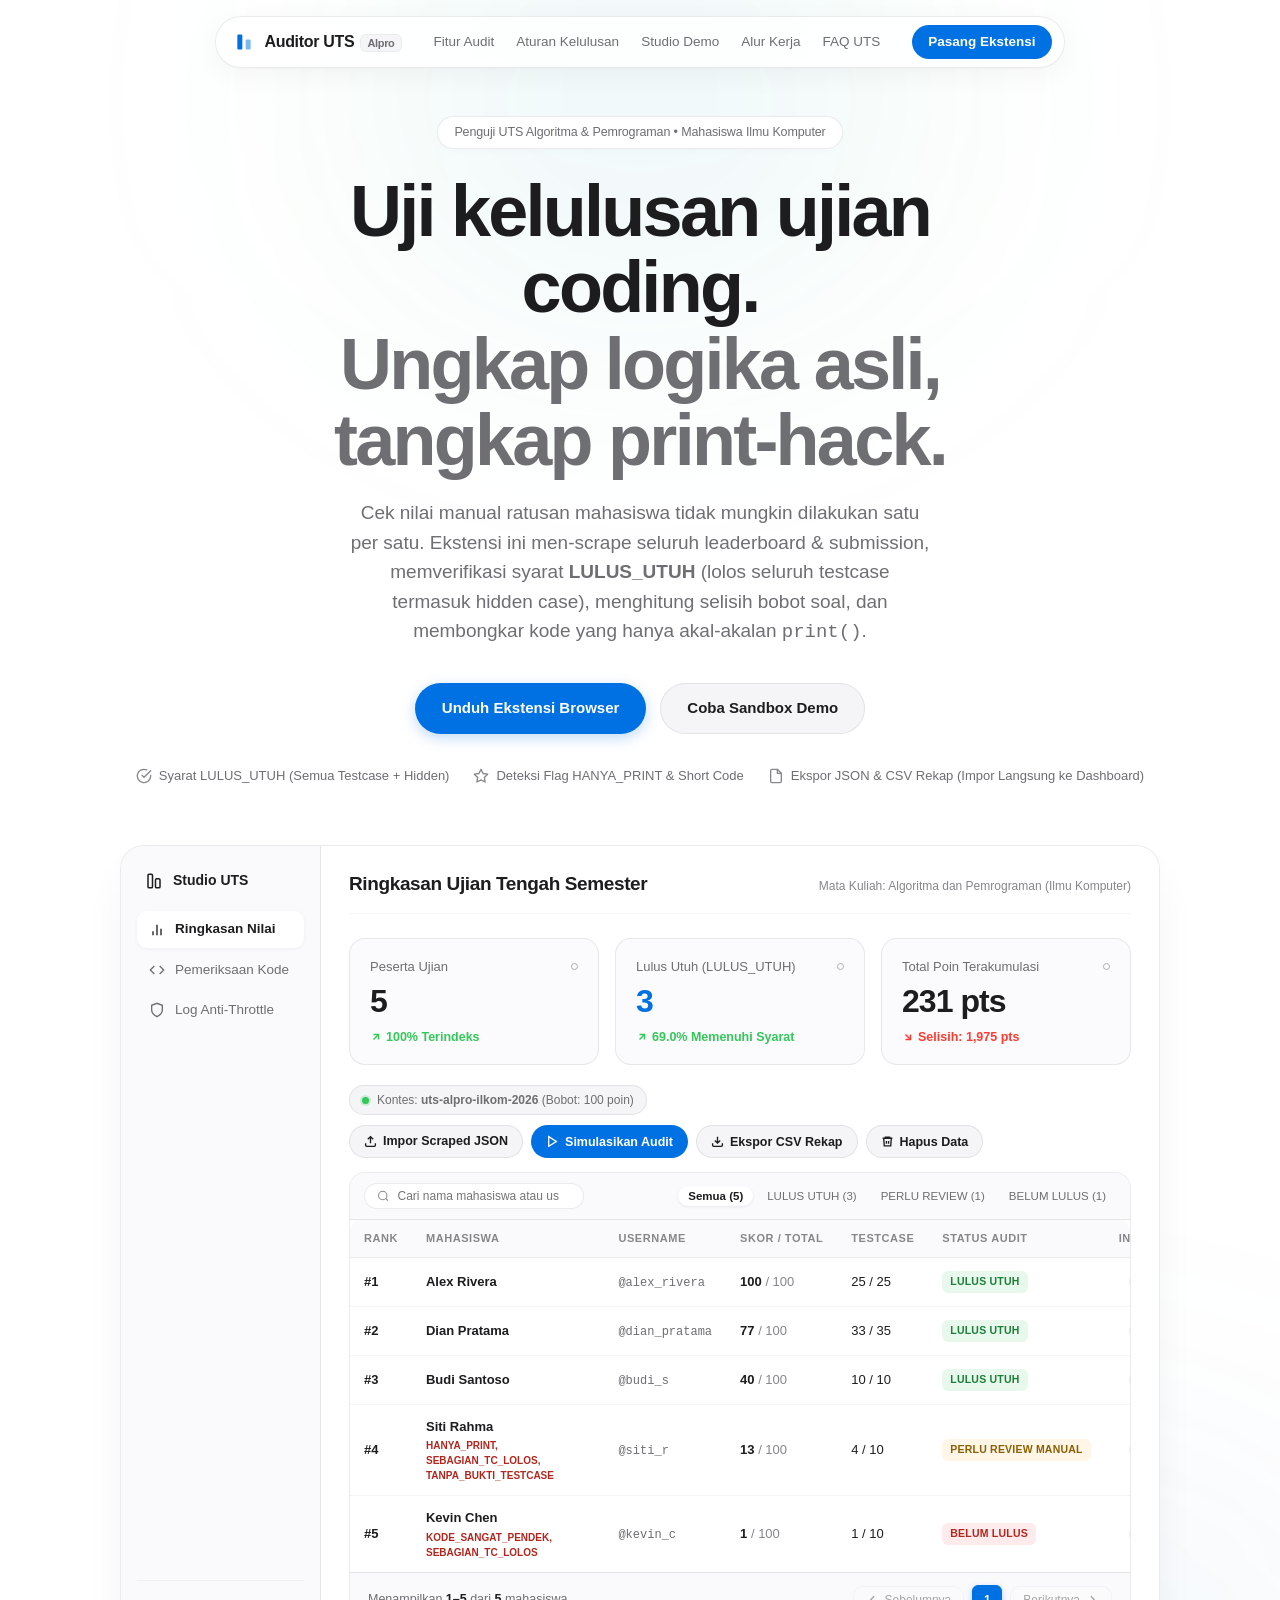
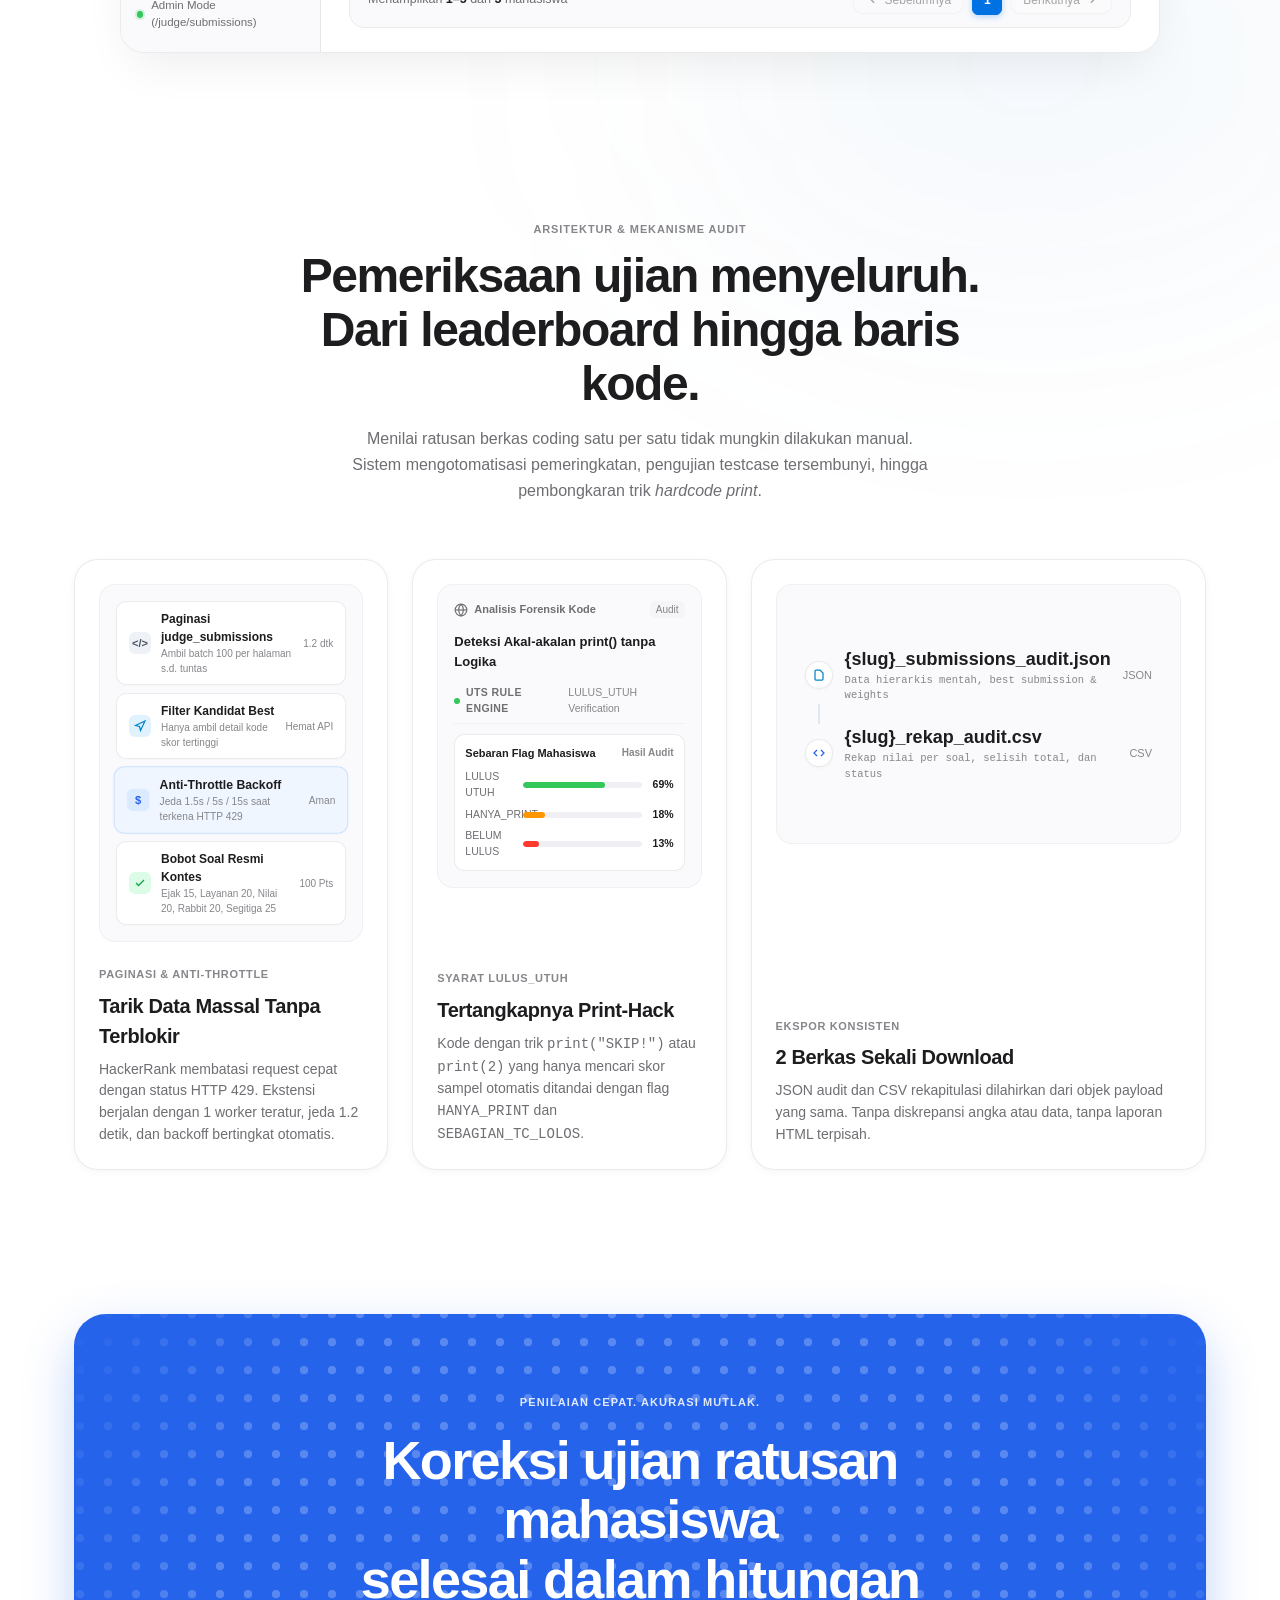
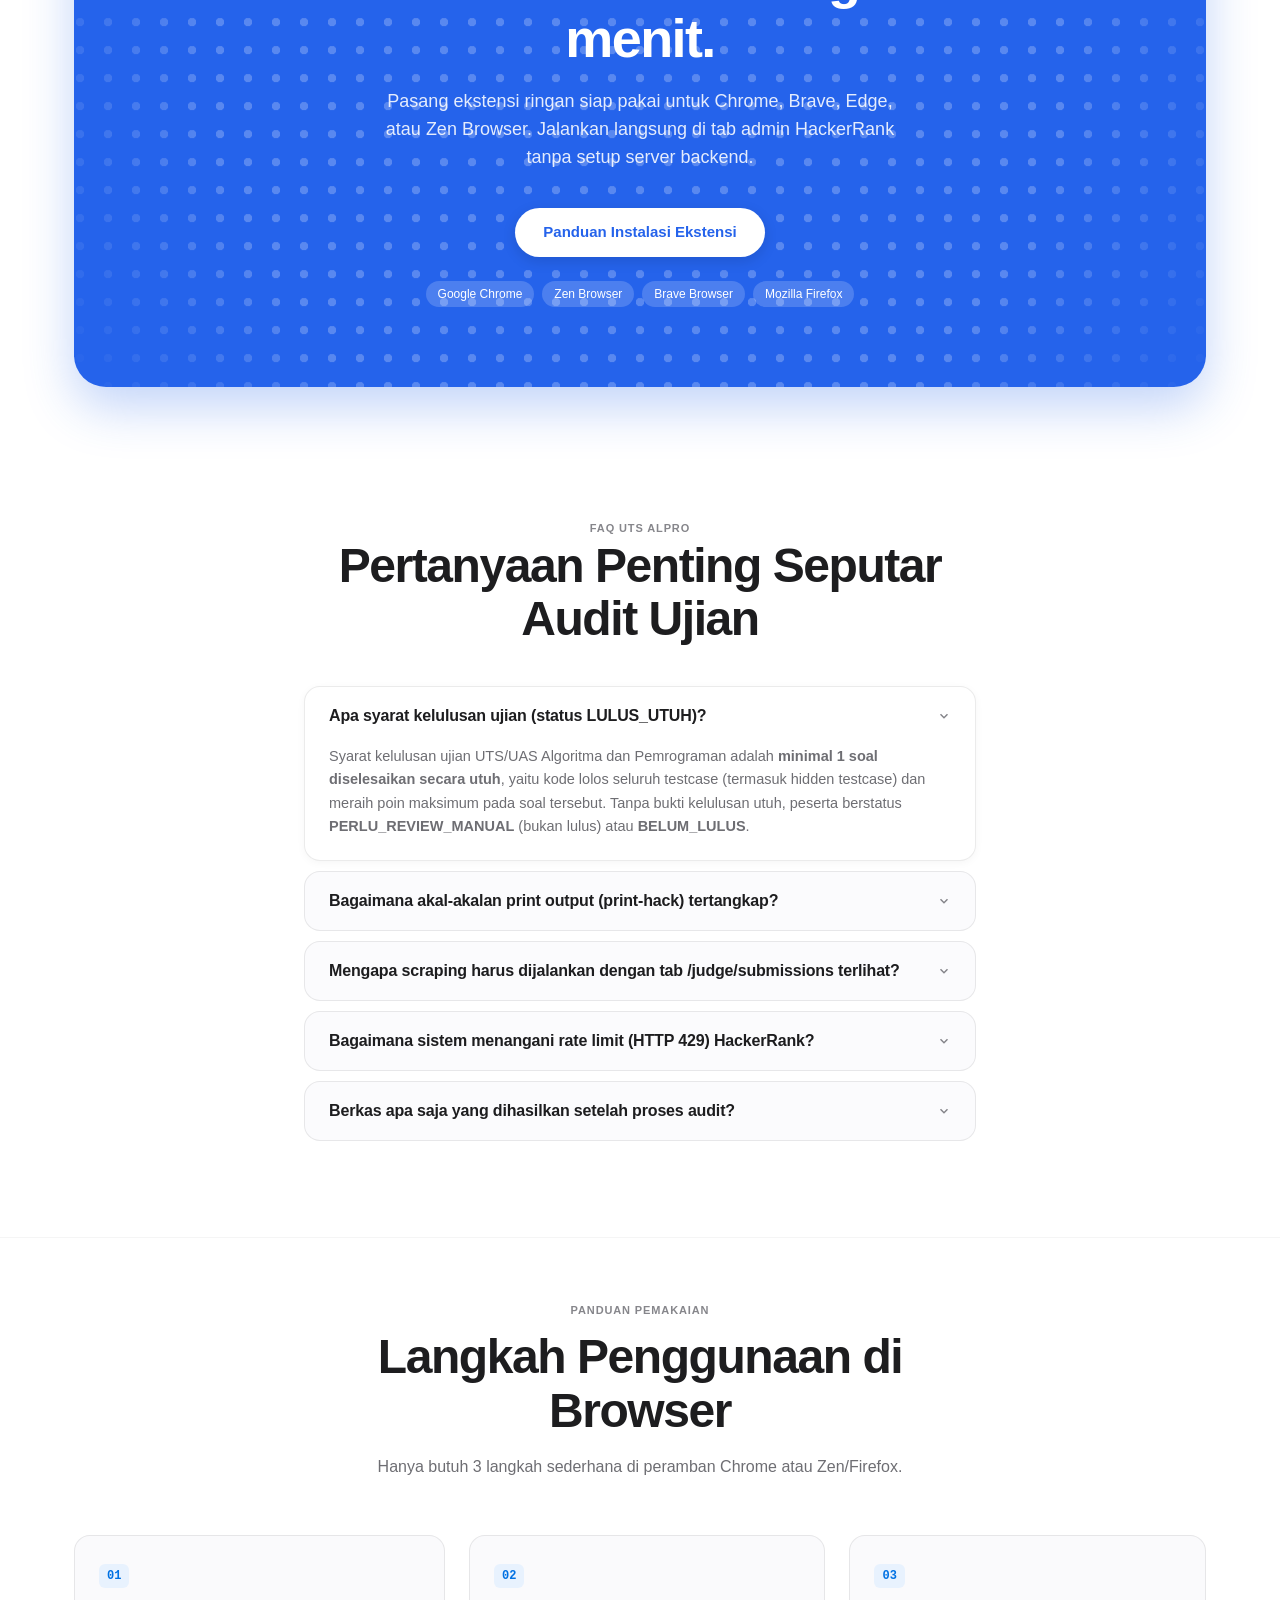
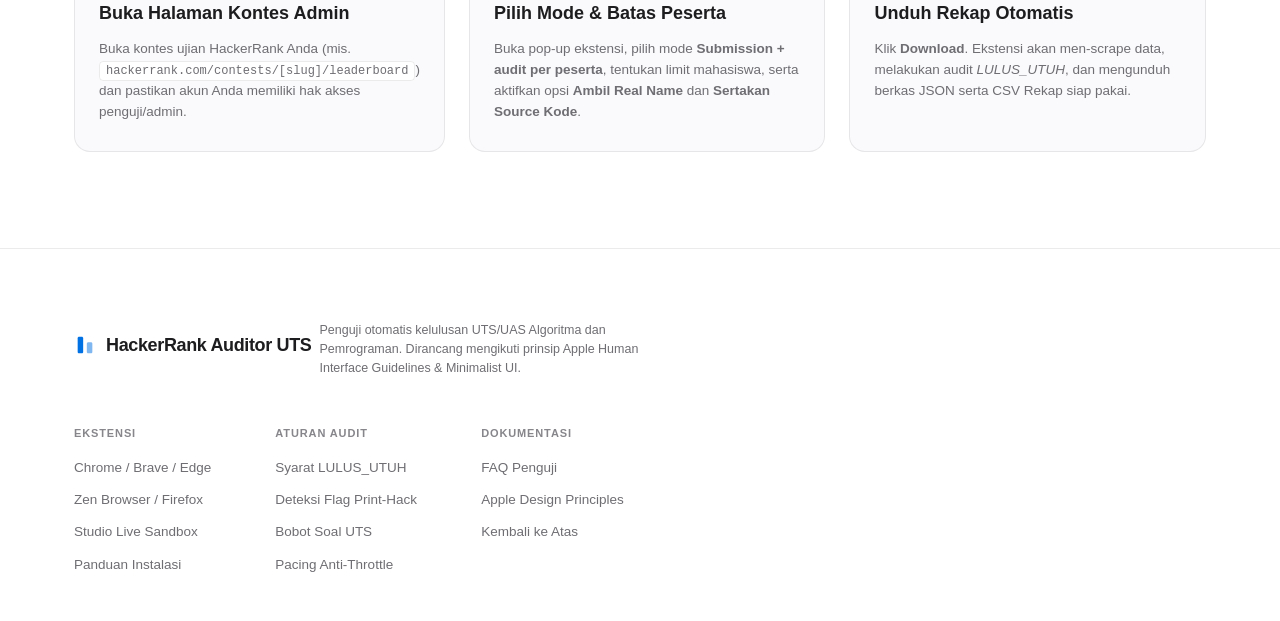
<file: index.html>
<!DOCTYPE html>
<html lang="id">
<head>
  <meta charset="UTF-8" />
  <meta name="viewport" content="width=device-width, initial-scale=1.0" />
  <!-- Hanya sumber milik sendiri; impor JSON tidak bisa mengeksekusi kode. -->
  <meta http-equiv="Content-Security-Policy" content="default-src 'self'; script-src 'self'; style-src 'self' 'unsafe-inline'; font-src 'self'; img-src 'self' data:; connect-src 'none'; object-src 'none'; base-uri 'self'; form-action 'none'" />
  <meta name="referrer" content="strict-origin-when-cross-origin" />
  <meta name="color-scheme" content="light" />
  <meta name="theme-color" content="#ffffff" />
  <title>HackerRank Auditor UTS — Penguji Ujian Algoritma &amp; Pemrograman</title>
  <meta name="description" content="Sistem audit dan scraper otomatis ujian coding HackerRank untuk mata kuliah Algoritma dan Pemrograman. Verifikasi syarat kelulusan LULUS_UTUH, deteksi print-hack, dan ekspor rekap nilai seketika." />
  <link rel="canonical" href="https://nayeonworks.tech/" />
  <meta property="og:title" content="HackerRank Auditor UTS" />
  <meta property="og:description" content="Audit hasil ujian coding HackerRank: verifikasi LULUS_UTUH, deteksi print-hack, dan rekap CSV." />
  <meta property="og:type" content="website" />
  <meta property="og:url" content="https://nayeonworks.tech/" />
  <meta name="twitter:card" content="summary" />
  <link rel="icon" type="image/svg+xml" href="./favicon.svg" />

  <!-- Base URL & Explicit Relative Paths for GitHub Pages / Cloudflare Pages -->
  <base href="./" />
  <link rel="stylesheet" href="./styles.css" />
</head>
<body>

  <a class="skip-link" href="#mainContent">Lewati ke konten utama</a>
  <noscript>
    <p class="noscript">Dashboard ini memerlukan JavaScript untuk membaca data audit dan menampilkan tabel. Aktifkan JavaScript, lalu muat ulang halaman.</p>
  </noscript>

  <!-- Background Ambient Glow -->
  <div class="ambient-glow glow-top" aria-hidden="true"></div>
  <div class="ambient-glow glow-bottom" aria-hidden="true"></div>

  <!-- ========================================================= -->
  <!-- FLOATING PILL NAVIGATION (Apple HIG Style)                -->
  <!-- ========================================================= -->
  <header class="nav-wrapper">
    <nav class="nav-pill" aria-label="Navigasi Utama">
      <a href="#" class="nav-brand">
        <div class="brand-symbol">
          <svg width="20" height="20" viewBox="0 0 24 24" fill="none">
            <path d="M4 19.5V4.5C4 3.67157 4.67157 3 5.5 3H8.5C9.32843 3 10 3.67157 10 4.5V19.5C10 20.3284 9.32843 21 8.5 21H5.5C4.67157 21 4 20.3284 4 19.5Z" fill="#0071E3"/>
            <path d="M14 19.5V10.5C14 9.67157 14.6716 9 15.5 9H18.5C19.3284 9 20 9.67157 20 10.5V19.5C20 20.3284 19.3284 21 18.5 21H15.5C14.6716 21 14 20.3284 14 19.5Z" fill="#0071E3" fill-opacity="0.5"/>
          </svg>
        </div>
        <span class="brand-text">Auditor UTS <span class="brand-sub">Alpro</span></span>
      </a>

      <div class="nav-links">
        <a href="#fitur" class="nav-item">Fitur Audit</a>
        <a href="#aturan" class="nav-item">Aturan Kelulusan</a>
        <a href="#demo" class="nav-item">Studio Demo</a>
        <a href="#alur" class="nav-item">Alur Kerja</a>
        <a href="#faq" class="nav-item">FAQ UTS</a>
      </div>

      <div class="nav-actions">
        <a href="#unduh" class="btn-pill btn-primary-blue">
          <span>Pasang Ekstensi</span>
        </a>
      </div>
    </nav>
  </header>

  <!-- ========================================================= -->
  <!-- HERO SECTION                                              -->
  <!-- ========================================================= -->
  <main id="mainContent" tabindex="-1">
    <section class="hero-section" id="hero">
      <div class="container hero-container">
        
        <!-- Subtle Pill Announcement -->
        <div class="hero-chip-wrapper">
          <div class="pill-chip">
            <span>Penguji UTS Algoritma &amp; Pemrograman • Mahasiswa Ilmu Komputer</span>
          </div>
        </div>

        <!-- Giant Apple-Style Editorial Headline -->
        <h1 class="hero-headline">
          Uji kelulusan ujian coding.<br />
          <span class="headline-gradient">Ungkap logika asli, tangkap print-hack.</span>
        </h1>

        <!-- Editorial Subtitle -->
        <p class="hero-subtext">
          Cek nilai manual ratusan mahasiswa tidak mungkin dilakukan satu per satu. Ekstensi ini men-scrape seluruh leaderboard &amp; submission, memverifikasi syarat <b>LULUS_UTUH</b> (lolos seluruh testcase termasuk hidden case), menghitung selisih bobot soal, dan membongkar kode yang hanya akal-akalan <code>print()</code>.
        </p>

        <!-- CTA Buttons Row -->
        <div class="hero-cta-group">
          <a href="#unduh" class="btn-hero btn-hero-primary">
            <span>Unduh Ekstensi Browser</span>
          </a>
          <a href="#demo" class="btn-hero btn-hero-secondary">
            <span>Coba Sandbox Demo</span>
          </a>
        </div>

        <!-- Trust Badges with Minimalist SVGs -->
        <div class="trust-bullets">
          <div class="trust-item">
            <svg class="trust-icon" width="16" height="16" viewBox="0 0 24 24" fill="none" stroke="currentColor" stroke-width="2" stroke-linecap="round" stroke-linejoin="round">
              <path d="M22 11.08V12a10 10 0 1 1-5.93-9.14"/>
              <polyline points="22 4 12 14.01 9 11.01"/>
            </svg>
            <span>Syarat LULUS_UTUH (Semua Testcase + Hidden)</span>
          </div>
          <div class="trust-item">
            <svg class="trust-icon" width="16" height="16" viewBox="0 0 24 24" fill="none" stroke="currentColor" stroke-width="2" stroke-linecap="round" stroke-linejoin="round">
              <polygon points="12 2 15.09 8.26 22 9.27 17 14.14 18.18 21.02 12 17.77 5.82 21.02 7 14.14 2 9.27 8.91 8.26 12 2"/>
            </svg>
            <span>Deteksi Flag HANYA_PRINT &amp; Short Code</span>
          </div>
          <div class="trust-item">
            <svg class="trust-icon" width="16" height="16" viewBox="0 0 24 24" fill="none" stroke="currentColor" stroke-width="2" stroke-linecap="round" stroke-linejoin="round">
              <path d="M14 2H6a2 2 0 0 0-2 2v16a2 2 0 0 0 2 2h12a2 2 0 0 0 2-2V8z"/>
              <polyline points="14 2 14 8 20 8"/>
            </svg>
            <span>Ekspor JSON &amp; CSV Rekap (Impor Langsung ke Dashboard)</span>
          </div>
        </div>

        <!-- ===================================================== -->
        <!-- FLOATING HERO DASHBOARD PREVIEW                        -->
        <!-- ===================================================== -->
        <div class="dashboard-preview-card" id="demo">
          <div class="dashboard-body">
            <!-- Sidebar -->
            <aside class="dashboard-sidebar">
              <div class="sidebar-brand">
                <svg width="18" height="18" viewBox="0 0 24 24" fill="none" stroke="currentColor" stroke-width="2">
                  <path d="M4 19.5V4.5C4 3.67157 4.67157 3 5.5 3H8.5C9.32843 3 10 3.67157 10 4.5V19.5C10 20.3284 9.32843 21 8.5 21H5.5C4.67157 21 4 20.3284 4 19.5Z"/>
                  <path d="M14 19.5V10.5C14 9.67157 14.6716 9 15.5 9H18.5C19.3284 9 20 9.67157 20 10.5V19.5C20 20.3284 19.3284 21 18.5 21H15.5C14.6716 21 14 20.3284 14 19.5Z"/>
                </svg>
                <span>Studio UTS</span>
              </div>
              <ul class="sidebar-nav">
                <li class="sidebar-item active" data-tab="overview">
                  <svg width="16" height="16" viewBox="0 0 24 24" fill="none" stroke="currentColor" stroke-width="2">
                    <line x1="18" y1="20" x2="18" y2="10"/>
                    <line x1="12" y1="20" x2="12" y2="4"/>
                    <line x1="6" y1="20" x2="6" y2="14"/>
                  </svg>
                  <span>Ringkasan Nilai</span>
                </li>
                <li class="sidebar-item" data-tab="submissions">
                  <svg width="16" height="16" viewBox="0 0 24 24" fill="none" stroke="currentColor" stroke-width="2">
                    <polyline points="16 18 22 12 16 6"/>
                    <polyline points="8 6 2 12 8 18"/>
                  </svg>
                  <span>Pemeriksaan Kode</span>
                </li>
                <li class="sidebar-item" data-tab="audit">
                  <svg width="16" height="16" viewBox="0 0 24 24" fill="none" stroke="currentColor" stroke-width="2">
                    <path d="M12 22s8-4 8-10V5l-8-3-8 3v7c0 6 8 10 8 10z"/>
                  </svg>
                  <span>Log Anti-Throttle</span>
                </li>
              </ul>
              <div class="sidebar-footer" style="padding-top: 16px; border-top: 1px solid var(--border-subtle); margin-top: auto;">
                <div class="status-indicator" style="display:flex; align-items:center; gap:8px; font-size:11.5px; color:var(--ink-secondary);">
                  <span class="pulse-dot"></span>
                  <span>Admin Mode (/judge/submissions)</span>
                </div>
              </div>
            </aside>

            <!-- Main Panel Content -->
            <div class="dashboard-content">
              <!-- Header Bar inside preview -->
              <div class="content-header">
                <div>
                  <h3 class="content-title" id="studioTabTitle">Ringkasan Ujian Tengah Semester</h3>
                </div>
                <div class="content-meta">
                  <span id="studioTabSubtitle">Mata Kuliah: Algoritma dan Pemrograman (Ilmu Komputer)</span>
                </div>
              </div>

              <!-- ================================================= -->
              <!-- TAB 1: RINGKASAN NILAI (OVERVIEW)                 -->
              <!-- ================================================= -->
              <div class="studio-tab-view active" id="viewOverview">
                <!-- Metric Cards (Computed from Real Audit Data) -->
                <div class="metrics-grid">
                  <div class="metric-card">
                    <div class="metric-header">
                      <span class="metric-label">Peserta Ujian</span>
                      <span class="metric-dot"></span>
                    </div>
                    <div class="metric-value" id="metricVisitors">84</div>
                    <div class="metric-trend trend-up">
                      <svg width="12" height="12" viewBox="0 0 24 24" fill="none" stroke="currentColor" stroke-width="3">
                        <line x1="7" y1="17" x2="17" y2="7"/>
                        <polyline points="7 7 17 7 17 17"/>
                      </svg>
                      <span>100% Terindeks</span>
                    </div>
                  </div>

                  <div class="metric-card">
                    <div class="metric-header">
                      <span class="metric-label">Lulus Utuh (LULUS_UTUH)</span>
                      <span class="metric-dot"></span>
                    </div>
                    <div class="metric-value highlight-blue" id="metricSignups">58</div>
                    <div class="metric-trend trend-up">
                      <svg width="12" height="12" viewBox="0 0 24 24" fill="none" stroke="currentColor" stroke-width="3">
                        <line x1="7" y1="17" x2="17" y2="7"/>
                        <polyline points="7 7 17 7 17 17"/>
                      </svg>
                      <span>69.0% Memenuhi Syarat</span>
                    </div>
                  </div>

                  <div class="metric-card">
                    <div class="metric-header">
                      <span class="metric-label">Total Poin Terakumulasi</span>
                      <span class="metric-dot"></span>
                    </div>
                    <div class="metric-value" id="metricRevenue">6,425 pts</div>
                    <div class="metric-trend trend-down">
                      <svg width="12" height="12" viewBox="0 0 24 24" fill="none" stroke="currentColor" stroke-width="3">
                        <line x1="7" y1="7" x2="17" y2="17"/>
                        <polyline points="17 7 17 17 7 17"/>
                      </svg>
                      <span>Selisih: 1,975 pts</span>
                    </div>
                  </div>
                </div>

                <!-- Interactive Simulator Panel / Live Table Preview -->
                <div class="interactive-panel">
                  <div class="panel-action-bar">
                    <div class="badge-contest">
                      <span class="pulse-dot"></span>
                      <span>Kontes: <b id="contestTitleDisplay">uts-alpro-ilkom-2026</b> (Bobot: 100 poin)</span>
                    </div>
                    <div class="panel-buttons">
                      <label class="btn-action-sm btn-ghost" for="jsonFileInput" title="Impor file *_submissions_audit.json hasil scrape ekstensi">
                        <svg width="13" height="13" viewBox="0 0 24 24" fill="none" stroke="currentColor" stroke-width="2.5">
                          <path d="M21 15v4a2 2 0 0 1-2 2H5a2 2 0 0 1-2-2v-4M17 8l-5-5-5 5M12 3v12"/>
                        </svg>
                        <span>Impor Scraped JSON</span>
                      </label>
                      <input type="file" id="jsonFileInput" accept=".json,application/json" style="display: none;" />

                      <button class="btn-action-sm" id="btnSimulate">
                        <svg width="13" height="13" viewBox="0 0 24 24" fill="none" stroke="currentColor" stroke-width="2.5">
                          <polygon points="5 3 19 12 5 21 5 3"/>
                        </svg>
                        <span>Simulasikan Audit</span>
                      </button>
                      <button class="btn-action-sm btn-ghost" id="btnExportCSV">
                        <svg width="13" height="13" viewBox="0 0 24 24" fill="none" stroke="currentColor" stroke-width="2.5">
                          <path d="M21 15v4a2 2 0 0 1-2 2H5a2 2 0 0 1-2-2v-4M7 10l5 5 5-5M12 15V3"/>
                        </svg>
                        <span>Ekspor CSV Rekap</span>
                      </button>
                      <button class="btn-action-sm btn-ghost" id="btnClearData" title="Hapus data audit yang tersimpan di browser ini">
                        <svg width="13" height="13" viewBox="0 0 24 24" fill="none" stroke="currentColor" stroke-width="2.5">
                          <path d="M3 6h18M8 6V4h8v2M19 6l-1 14H6L5 6M10 11v5M14 11v5"/>
                        </svg>
                        <span>Hapus Data</span>
                      </button>
                    </div>
                  </div>

                  <!-- Simulation Progress -->
                  <div class="simulation-progress" id="simProgress" style="display:none;">
                    <div class="prog-meta">
                      <span id="progLabel">Menghubungkan ke API HackerRank...</span>
                      <span id="progPercent">0%</span>
                    </div>
                    <div class="prog-track">
                      <div class="prog-bar" id="progBar"></div>
                    </div>
                  </div>

                  <!-- Leaderboard Data Table Preview with Horizontal Scroller -->
                  <div class="data-table-card">
                    <div class="table-toolbar">
                      <div class="search-box">
                        <svg width="14" height="14" viewBox="0 0 24 24" fill="none" stroke="currentColor" stroke-width="2">
                          <circle cx="11" cy="11" r="8"/>
                          <line x1="21" y1="21" x2="16.65" y2="16.65"/>
                        </svg>
                        <input type="search" id="filterInput" placeholder="Cari nama mahasiswa atau username..." aria-label="Cari nama mahasiswa atau username" autocomplete="off" />
                      </div>
                      <div class="filter-pills">
                        <button class="filter-pill active" data-filter="all">Semua (5)</button>
                        <button class="filter-pill" data-filter="LULUS_UTUH">LULUS UTUH (3)</button>
                        <button class="filter-pill" data-filter="PERLU_REVIEW_MANUAL">PERLU REVIEW (1)</button>
                        <button class="filter-pill" data-filter="BELUM_LULUS">BELUM LULUS (1)</button>
                      </div>
                    </div>

                    <div class="table-responsive">
                      <table class="data-table" id="contestTable">
                        <thead>
                          <tr>
                            <th>Rank</th>
                            <th>Mahasiswa</th>
                            <th>Username</th>
                            <th>Skor / Total</th>
                            <th>Testcase</th>
                            <th>Status Audit</th>
                            <th>Inspeksi Kode</th>
                          </tr>
                        </thead>
                        <tbody id="tableBody">
                          <!-- Populated by app.js -->
                        </tbody>
                      </table>
                    </div>

                    <!-- Table Pagination Bar (Apple HIG Style) -->
                    <div class="table-pagination" id="tablePagination">
                      <div class="pagination-info" id="paginationInfo">
                        Menampilkan <b>1–10</b> dari <b>10</b> mahasiswa
                      </div>
                      <div class="pagination-controls" id="paginationControls">
                        <button type="button" class="btn-page-nav" id="btnPagePrev" title="Halaman Sebelumnya" disabled>
                          <svg width="13" height="13" viewBox="0 0 24 24" fill="none" stroke="currentColor" stroke-width="2.5"><polyline points="15 18 9 12 15 6"/></svg>
                          <span>Sebelumnya</span>
                        </button>
                        <div class="pagination-pages" id="paginationNumbers">
                          <!-- Populated dynamically by app.js -->
                        </div>
                        <button type="button" class="btn-page-nav" id="btnPageNext" title="Halaman Berikutnya">
                          <span>Berikutnya</span>
                          <svg width="13" height="13" viewBox="0 0 24 24" fill="none" stroke="currentColor" stroke-width="2.5"><polyline points="9 18 15 12 9 6"/></svg>
                        </button>
                      </div>
                    </div>
                  </div>

                </div>
              </div>

              <!-- ================================================= -->
              <!-- TAB 2: PEMERIKSAAN KODE (CODE INSPECTOR VIEW)     -->
              <!-- ================================================= -->
              <div class="studio-tab-view" id="viewSubmissions" style="display: none;">
                <div class="inspector-card">
                  <!-- Toolbar: Mahasiswa Selector -->
                  <div class="inspector-toolbar">
                    <div class="inspector-student-picker">
                      <label style="font-size:12px; font-weight:600; color:var(--ink-secondary); white-space:nowrap;">Pilih Mahasiswa:</label>
                      <div class="apple-select-wrapper" id="studentDropdownWrapper">
                        <button type="button" class="apple-select-trigger" id="studentDropdownTrigger" aria-haspopup="listbox" aria-expanded="false">
                          <span class="trigger-label" id="studentDropdownLabel">Memuat mahasiswa...</span>
                          <span class="trigger-chevron">
                            <svg width="12" height="12" viewBox="0 0 24 24" fill="none" stroke="currentColor" stroke-width="2.5" stroke-linecap="round" stroke-linejoin="round">
                              <polyline points="7 15 12 20 17 15"/>
                              <polyline points="7 9 12 4 17 9"/>
                            </svg>
                          </span>
                        </button>

                        <select id="inspectorStudentSelect" class="inspector-select-hidden" tabindex="-1" aria-hidden="true">
                          <!-- Populated by app.js -->
                        </select>

                        <div class="apple-select-menu" id="studentDropdownMenu" role="listbox" style="display: none;">
                          <div class="apple-select-search-wrap">
                            <svg class="search-icon" width="13" height="13" viewBox="0 0 24 24" fill="none" stroke="currentColor" stroke-width="2.5">
                              <circle cx="11" cy="11" r="8"/>
                              <line x1="21" y1="21" x2="16.65" y2="16.65"/>
                            </svg>
                            <input type="text" id="studentSearchInput" class="apple-select-search" placeholder="Cari nama atau username..." autocomplete="off" />
                          </div>
                          <div class="apple-select-list" id="studentDropdownList">
                            <!-- Rendered dynamically by app.js -->
                          </div>
                        </div>
                      </div>

                      <button class="btn-action-sm btn-ghost" id="btnInspectorPrev" title="Mahasiswa Sebelumnya">&larr;</button>
                      <button class="btn-action-sm btn-ghost" id="btnInspectorNext" title="Mahasiswa Berikutnya">&rarr;</button>
                    </div>

                    <div class="inspector-badge-group">
                      <span class="status-badge lulus" id="inspectorStatusBadge">LULUS UTUH</span>
                      <span id="inspectorScoreDisplay" style="font-weight:700; font-size:13.5px; color:var(--ink-primary);">Skor: 100 / 100</span>
                    </div>
                  </div>

                  <!-- Chips Pemilih Soal UTS -->
                  <div>
                    <div style="font-size:11px; font-weight:700; color:var(--ink-tertiary); text-transform:uppercase; letter-spacing:0.05em; margin-bottom:8px;">Soal yang Dikerjakan:</div>
                    <div class="inspector-problem-pills" id="inspectorProblemPills">
                      <!-- Injected by app.js -->
                    </div>
                  </div>

                  <!-- Code Editor Card with Horizontal Scroller -->
                  <div class="code-editor-box">
                    <div class="code-editor-bar">
                      <div>
                        <b id="inspectorChallengeTitle">Segitiga Bintang</b>
                        <span id="inspectorChallengeWeight" style="margin-left:8px; opacity:0.8;">(Bobot: 25)</span>
                      </div>
                      <div style="display:flex; align-items:center; gap:10px;">
                        <span id="inspectorLangBadge" style="background:rgba(255,255,255,0.1); padding:2px 8px; border-radius:4px; font-size:11px;">Python 3</span>
                        <span id="inspectorTcScore" style="color:#34d399; font-weight:600;">15 / 15 testcase lolos</span>
                        <button class="btn-action-sm" id="btnInspectorCopyCode" style="padding:4px 10px; font-size:11.5px;">Salin Kode</button>
                      </div>
                    </div>

                    <!-- Code Viewport with smooth horizontal and vertical scrolling -->
                    <pre class="code-editor-viewport"><code id="inspectorCodeViewport"># Memuat baris kode submission...</code></pre>

                    <!-- Horizontal Scroller Helper Hint -->
                    <div class="code-scroll-helper">
                      <span>⟵ Geser horizontal untuk melihat baris kode panjang ⟶</span>
                      <span id="inspectorLineCount">0 baris kode</span>
                    </div>
                  </div>

                  <!-- Analisis Forensik & Flag -->
                  <div class="forensic-callout" id="inspectorForensicCallout">
                    <div class="forensic-title">
                      <span id="forensicIcon">✓</span>
                      <span id="forensicHeading">Analisis Audit Kelulusan:</span>
                    </div>
                    <div id="forensicBody" style="color:var(--ink-secondary); line-height:1.5;">
                      Mahasiswa menyelesaikan soal ini secara utuh dan lolos seluruh testcase (termasuk hidden cases). Memenuhi syarat kelulusan ujian UTS (LULUS_UTUH).
                    </div>
                  </div>

                </div>
              </div>

              <!-- ================================================= -->
              <!-- TAB 3: LOG ANTI-THROTTLE (TELEMETRY VIEW)         -->
              <!-- ================================================= -->
              <div class="studio-tab-view" id="viewAudit" style="display: none;">
                <!-- Telemetry KPI Grid -->
                <div class="telemetry-grid">
                  <div class="telemetry-card">
                    <span class="telemetry-label">Worker Scraper</span>
                    <span class="telemetry-value" style="color:var(--apple-blue);">1 Worker (Pacing)</span>
                  </div>
                  <div class="telemetry-card">
                    <span class="telemetry-label">Jeda Antar-Request</span>
                    <span class="telemetry-value">1.2 Detik</span>
                  </div>
                  <div class="telemetry-card">
                    <span class="telemetry-label">Status HackerRank</span>
                    <span class="telemetry-value" style="color:var(--apple-green);">200 OK</span>
                  </div>
                  <div class="telemetry-card">
                    <span class="telemetry-label">Proteksi HTTP 429</span>
                    <span class="telemetry-value" style="color:var(--apple-orange);">Backoff 1.5s/5s/15s</span>
                  </div>
                </div>

                <!-- Terminal Console Box -->
                <div class="terminal-console-box">
                  <div class="terminal-header">
                    <div class="terminal-title">
                      <span class="pulse-dot"></span>
                      <span>Terminal Log Telemetry HackerRank Scraper</span>
                    </div>
                    <div style="display:flex; gap:8px;">
                      <button class="btn-action-sm" id="btnRunLogSim" style="font-size:11.5px; padding:4px 10px;">Simulasikan Request</button>
                      <button class="btn-action-sm btn-ghost" id="btnClearLog" style="font-size:11.5px; padding:4px 10px; color:#fff; border-color:rgba(255,255,255,0.2);">Bersihkan</button>
                    </div>
                  </div>

                  <div class="terminal-stream" id="terminalLogStream">
                    <div class="terminal-line"><span class="term-time">[10:41:02]</span> <span class="term-tag-info">[INIT]</span> Ekstensi terhubung ke sesi admin HackerRank.</div>
                    <div class="terminal-line"><span class="term-time">[10:41:03]</span> <span class="term-tag-ok">[GET]</span> /rest/contests/uts-alpro-ilkom-2026/leaderboard?limit=84 (HTTP 200 OK) - 84 kontestan terindeks.</div>
                    <div class="terminal-line"><span class="term-time">[10:41:04]</span> <span class="term-tag-ok">[GET]</span> /rest/contests/uts-alpro-ilkom-2026/judge_submissions/?offset=0&amp;limit=100 (HTTP 200 OK).</div>
                    <div class="terminal-line"><span class="term-time">[10:41:05]</span> <span class="term-tag-ok">[CHALLENGES]</span> Bobot resmi: Ejak (15), Layanan (20), Nilai (20), Rabbit (20), Segitiga (25).</div>
                    <div class="terminal-line"><span class="term-time">[10:41:07]</span> <span class="term-tag-ok">[FETCH_CODE]</span> alex_rivera #201 (Segitiga Bintang) - 15/15 testcase lolos. Jeda 1.2s.</div>
                    <div class="terminal-line"><span class="term-time">[10:41:08]</span> <span class="term-tag-warn">[AUDIT_FLAG]</span> siti_r #207 (Layanan Bank) terdeteksi flag: HANYA_PRINT, SEBAGIAN_TC_LOLOS.</div>
                    <div class="terminal-line"><span class="term-time">[10:41:10]</span> <span class="term-tag-ok">[COMPLETE]</span> 84 mahasiswa ter-audit: 58 LULUS_UTUH, 1 PERLU_REVIEW_MANUAL, 25 BELUM_LULUS.</div>
                  </div>
                </div>

                <div class="forensic-callout">
                  <div class="forensic-title">Catatan Pacing Anti-Throttle:</div>
                  <div style="color:var(--ink-secondary); font-size:12.5px;">
                    Setiap fetch detail kode mahasiswa dibatasi secara berurutan (1 worker). Jika HackerRank mengembalikan HTTP 429, scraper akan berhenti sejenak selama 1.5 detik, 5 detik, hingga 15 detik sebelum melanjutkan, dan mencatat status ke dalam <code>code_errors</code>.
                  </div>
                </div>

              </div>

            </div>
          </div>
        </div>

      </div>
    </section>

    <!-- ========================================================= -->
    <!-- BENTO GRID SECTION                                         -->
    <!-- ========================================================= -->
    <section class="bento-section" id="fitur">
      <div class="container">
        
        <div class="section-kicker">ARSITEKTUR &amp; MEKANISME AUDIT</div>
        <h2 class="section-heading">
          Pemeriksaan ujian menyeluruh.<br />
          Dari leaderboard hingga baris kode.
        </h2>
        <p class="section-subtext">
          Menilai ratusan berkas coding satu per satu tidak mungkin dilakukan manual. Sistem mengotomatisasi pemeringkatan, pengujian testcase tersembunyi, hingga pembongkaran trik <i>hardcode print</i>.
        </p>

        <!-- Bento 3-Column Layout -->
        <div class="bento-grid">
          
          <!-- Bento Card 1: Pacing & Anti-Throttle -->
          <div class="bento-card">
            <div class="bento-card-visual">
              <div class="mockup-feed">
                <div class="feed-item">
                  <span class="feed-tag tag-code">&lt;/&gt;</span>
                  <div class="feed-content">
                    <div class="feed-title">Paginasi judge_submissions</div>
                    <div class="feed-desc">Ambil batch 100 per halaman s.d. tuntas</div>
                  </div>
                  <span class="feed-time">1.2 dtk</span>
                </div>

                <div class="feed-item">
                  <span class="feed-tag tag-explore">
                    <svg width="12" height="12" viewBox="0 0 24 24" fill="none" stroke="currentColor" stroke-width="2.5"><polygon points="3 11 22 2 13 21 11 13 3 11"/></svg>
                  </span>
                  <div class="feed-content">
                    <div class="feed-title">Filter Kandidat Best</div>
                    <div class="feed-desc">Hanya ambil detail kode skor tertinggi</div>
                  </div>
                  <span class="feed-time">Hemat API</span>
                </div>

                <div class="feed-item featured">
                  <span class="feed-tag tag-accent">$</span>
                  <div class="feed-content">
                    <div class="feed-title">Anti-Throttle Backoff</div>
                    <div class="feed-desc">Jeda 1.5s / 5s / 15s saat terkena HTTP 429</div>
                  </div>
                  <span class="feed-time">Aman</span>
                </div>

                <div class="feed-item">
                  <span class="feed-tag tag-member">
                    <svg width="12" height="12" viewBox="0 0 24 24" fill="none" stroke="currentColor" stroke-width="2.5"><path d="M20 6L9 17l-5-5"/></svg>
                  </span>
                  <div class="feed-content">
                    <div class="feed-title">Bobot Soal Resmi Kontes</div>
                    <div class="feed-desc">Ejak 15, Layanan 20, Nilai 20, Rabbit 20, Segitiga 25</div>
                  </div>
                  <span class="feed-time">100 Pts</span>
                </div>
              </div>
            </div>
            
            <div class="bento-card-meta">
              <span class="bento-category">PAGINASI &amp; ANTI-THROTTLE</span>
              <h3 class="bento-title">Tarik Data Massal Tanpa Terblokir</h3>
              <p class="bento-desc">
                HackerRank membatasi request cepat dengan status HTTP 429. Ekstensi berjalan dengan 1 worker teratur, jeda 1.2 detik, dan backoff bertingkat otomatis.
              </p>
            </div>
          </div>

          <!-- Bento Card 2: Deteksi Print-Hack & Syarat Kelulusan -->
          <div class="bento-card">
            <div class="bento-card-visual">
              <div class="mockup-chat">
                <div class="chat-header">
                  <div class="chat-header-left">
                    <svg width="14" height="14" viewBox="0 0 24 24" fill="none" stroke="currentColor" stroke-width="2"><circle cx="12" cy="12" r="10"/><path d="M12 2a14.5 14.5 0 0 0 0 20 14.5 14.5 0 0 0 0-20"/><path d="M2 12h20"/></svg>
                    <span>Analisis Forensik Kode</span>
                  </div>
                  <span class="chat-badge">Audit</span>
                </div>
                <div class="chat-prompt">
                  Deteksi Akal-akalan print() tanpa Logika
                </div>
                <div class="chat-connection">
                  <span class="status-online"></span>
                  <span class="conn-name">UTS RULE ENGINE</span>
                  <span class="conn-tag">LULUS_UTUH Verification</span>
                </div>
                <div class="chat-result">
                  <div class="result-title">
                    <span>Sebaran Flag Mahasiswa</span>
                    <span class="result-period">Hasil Audit</span>
                  </div>
                  <div class="result-bar-group">
                    <div class="result-row">
                      <span class="bar-label">LULUS UTUH</span>
                      <div class="bar-track"><div class="bar-fill" style="width: 69%; background: #34c759;"></div></div>
                      <span class="bar-val">69%</span>
                    </div>
                    <div class="result-row">
                      <span class="bar-label">HANYA_PRINT</span>
                      <div class="bar-track"><div class="bar-fill" style="width: 18%; background: #ff9500;"></div></div>
                      <span class="bar-val">18%</span>
                    </div>
                    <div class="result-row">
                      <span class="bar-label">BELUM LULUS</span>
                      <div class="bar-track"><div class="bar-fill" style="width: 13%; background: #ff3b30;"></div></div>
                      <span class="bar-val">13%</span>
                    </div>
                  </div>
                </div>
              </div>
            </div>

            <div class="bento-card-meta">
              <span class="bento-category">SYARAT LULUS_UTUH</span>
              <h3 class="bento-title">Tertangkapnya Print-Hack</h3>
              <p class="bento-desc">
                Kode dengan trik <code>print("SKIP!")</code> atau <code>print(2)</code> yang hanya mencari skor sampel otomatis ditandai dengan flag <code>HANYA_PRINT</code> dan <code>SEBAGIAN_TC_LOLOS</code>.
              </p>
            </div>
          </div>

          <!-- Bento Card 3: 2 Berkas Sekali Klik -->
          <div class="bento-card">
            <div class="bento-card-visual">
              <div class="mockup-journey">
                <div class="journey-track">
                  <div class="journey-step">
                    <div class="step-icon-wrap icon-start">
                      <svg width="12" height="12" viewBox="0 0 24 24" fill="none" stroke="currentColor" stroke-width="2.5"><path d="M14 2H6a2 2 0 0 0-2 2v16a2 2 0 0 0 2 2h12a2 2 0 0 0 2-2V8z"/></svg>
                    </div>
                    <div class="step-info">
                      <div class="step-title">{slug}_submissions_audit.json</div>
                      <div class="step-route">Data hierarkis mentah, best submission &amp; weights</div>
                    </div>
                    <span class="step-time">JSON</span>
                  </div>

                  <div class="journey-connector"></div>

                  <div class="journey-step">
                    <div class="step-icon-wrap icon-code">
                      <svg width="12" height="12" viewBox="0 0 24 24" fill="none" stroke="currentColor" stroke-width="2.5"><polyline points="16 18 22 12 16 6"/><polyline points="8 6 2 12 8 18"/></svg>
                    </div>
                    <div class="step-info">
                      <div class="step-title">{slug}_rekap_audit.csv</div>
                      <div class="step-route">Rekap nilai per soal, selisih total, dan status</div>
                    </div>
                    <span class="step-time">CSV</span>
                  </div>

                </div>
              </div>
            </div>

            <div class="bento-card-meta">
              <span class="bento-category">EKSPOR KONSISTEN</span>
              <h3 class="bento-title">2 Berkas Sekali Download</h3>
              <p class="bento-desc">
                JSON audit dan CSV rekapitulasi dilahirkan dari objek payload yang sama. Tanpa diskrepansi angka atau data, tanpa laporan HTML terpisah.
              </p>
            </div>
          </div>

        </div>
      </div>
    </section>

    <!-- ========================================================= -->
    <!-- BLUE DOT-MATRIX TEXTURED BANNER                           -->
    <!-- ========================================================= -->
    <section class="banner-section" id="unduh">
      <div class="container">
        <div class="blue-matrix-card">
          <!-- Circular Dot Matrix Canvas Texture Layer -->
          <div class="dot-matrix-overlay" aria-hidden="true"></div>

          <div class="matrix-content">
            <span class="matrix-pill">PENILAIAN CEPAT. AKURASI MUTLAK.</span>
            <h2 class="matrix-headline">
              Koreksi ujian ratusan mahasiswa<br />
              selesai dalam hitungan menit.
            </h2>
            <p class="matrix-subtext">
              Pasang ekstensi ringan siap pakai untuk Chrome, Brave, Edge, atau Zen Browser. Jalankan langsung di tab admin HackerRank tanpa setup server backend.
            </p>
            <div class="matrix-cta-row">
              <a href="#alur" class="btn-matrix-primary">
                <span>Panduan Instalasi Ekstensi</span>
              </a>
            </div>
            <div class="matrix-downloads" style="display:flex; gap:8px; margin-top:24px; flex-wrap:wrap; justify-content:center;">
              <span class="browser-badge" style="background:rgba(255,255,255,0.18); padding:4px 12px; border-radius:9999px; font-size:12px;">Google Chrome</span>
              <span class="browser-badge" style="background:rgba(255,255,255,0.18); padding:4px 12px; border-radius:9999px; font-size:12px;">Zen Browser</span>
              <span class="browser-badge" style="background:rgba(255,255,255,0.18); padding:4px 12px; border-radius:9999px; font-size:12px;">Brave Browser</span>
              <span class="browser-badge" style="background:rgba(255,255,255,0.18); padding:4px 12px; border-radius:9999px; font-size:12px;">Mozilla Firefox</span>
            </div>
          </div>
        </div>
      </div>
    </section>

    <!-- ========================================================= -->
    <!-- FAQ ACCORDION SECTION (100% AGENTS.MD CONTEXT)             -->
    <!-- ========================================================= -->
    <section class="faq-section" id="faq">
      <div class="container faq-container">
        
        <div class="faq-header">
          <span class="section-kicker">FAQ UTS ALPRO</span>
          <h2 class="section-heading">Pertanyaan Penting Seputar Audit Ujian</h2>
        </div>

        <div class="faq-accordion-list">
          
          <!-- Accordion Item 1 (Expanded by default) -->
          <div class="faq-item expanded">
            <button class="faq-trigger" aria-expanded="true">
              <span class="faq-question">Apa syarat kelulusan ujian (status LULUS_UTUH)?</span>
              <span class="faq-icon" aria-hidden="true">
                <svg width="14" height="14" viewBox="0 0 24 24" fill="none" stroke="currentColor" stroke-width="2.5">
                  <path d="M18 15l-6-6-6 6"/>
                </svg>
              </span>
            </button>
            <div class="faq-answer">
              <p>
                Syarat kelulusan ujian UTS/UAS Algoritma dan Pemrograman adalah <strong>minimal 1 soal diselesaikan secara utuh</strong>, yaitu kode lolos seluruh testcase (termasuk hidden testcase) dan meraih poin maksimum pada soal tersebut. Tanpa bukti kelulusan utuh, peserta berstatus <strong>PERLU_REVIEW_MANUAL</strong> (bukan lulus) atau <strong>BELUM_LULUS</strong>.
              </p>
            </div>
          </div>

          <!-- Accordion Item 2 -->
          <div class="faq-item">
            <button class="faq-trigger" aria-expanded="false">
              <span class="faq-question">Bagaimana akal-akalan print output (print-hack) tertangkap?</span>
              <span class="faq-icon" aria-hidden="true">
                <svg width="14" height="14" viewBox="0 0 24 24" fill="none" stroke="currentColor" stroke-width="2.5">
                  <path d="M6 9l6 6 6-6"/>
                </svg>
              </span>
            </button>
            <div class="faq-answer">
              <p>
                Banyak mahasiswa mencoba trik mencetak teks langsung seperti <code>print("SKIP!")</code> atau <code>print(2)</code> untuk mendapat skor parsial pada sample testcase tanpa memiliki algoritma penyelesaian. Sistem memeriksa konten kode dan perbandingan testcase: jika hanya ada perintah print atau kode sangat pendek (&le; 2 baris), sistem otomatis menandainya dengan flag <code>HANYA_PRINT</code>, <code>KODE_SANGAT_PENDEK</code>, atau <code>SEBAGIAN_TC_LOLOS</code>.
              </p>
            </div>
          </div>

          <!-- Accordion Item 3 -->
          <div class="faq-item">
            <button class="faq-trigger" aria-expanded="false">
              <span class="faq-question">Mengapa scraping harus dijalankan dengan tab /judge/submissions terlihat?</span>
              <span class="faq-icon" aria-hidden="true">
                <svg width="14" height="14" viewBox="0 0 24 24" fill="none" stroke="currentColor" stroke-width="2.5">
                  <path d="M6 9l6 6 6-6"/>
                </svg>
              </span>
            </button>
            <div class="faq-answer">
              <p>
                Endpoint HackerRank <code>judge_submissions/</code> memerlukan hak akses admin atau penguji kontes. Jika halaman kontes dibuka sebagai peserta biasa, HackerRank hanya akan mengembalikan riwayat submission milik akun sendiri. Membuka kontes dengan tab <code>/judge/submissions</code> memastikan seluruh submission mahasiswa dapat ditarik secara massal.
              </p>
            </div>
          </div>

          <!-- Accordion Item 4 -->
          <div class="faq-item">
            <button class="faq-trigger" aria-expanded="false">
              <span class="faq-question">Bagaimana sistem menangani rate limit (HTTP 429) HackerRank?</span>
              <span class="faq-icon" aria-hidden="true">
                <svg width="14" height="14" viewBox="0 0 24 24" fill="none" stroke="currentColor" stroke-width="2.5">
                  <path d="M6 9l6 6 6-6"/>
                </svg>
              </span>
            </button>
            <div class="faq-answer">
              <p>
                HackerRank menerapkan throttle ketat (sekitar 429 tiap &plusmn;4 request cepat). Scraper ini menggunakan arsitektur single worker dengan jeda 1.2 detik antar-request detail kode, serta <em>exponential backoff</em> bertingkat (1.5 dtk, 5 dtk, 15 dtk) khusus saat status HTTP 429 terdeteksi. Setiap kegagalan juga dicatat rapi ke dalam <code>code_errors</code>.
              </p>
            </div>
          </div>

          <!-- Accordion Item 5 -->
          <div class="faq-item">
            <button class="faq-trigger" aria-expanded="false">
              <span class="faq-question">Berkas apa saja yang dihasilkan setelah proses audit?</span>
              <span class="faq-icon" aria-hidden="true">
                <svg width="14" height="14" viewBox="0 0 24 24" fill="none" stroke="currentColor" stroke-width="2.5">
                  <path d="M6 9l6 6 6-6"/>
                </svg>
              </span>
            </button>
            <div class="faq-answer">
              <p>
                Setelah audit selesai, ekstensi secara otomatis mengunduh 2 berkas yang konsisten:
                <br />1. <strong>{slug}_submissions_audit.json</strong>: Data mentah seluruh mahasiswa, submission terbaik, dan bobot soal.
                <br />2. <strong>{slug}_rekap_audit.csv</strong>: Tabel rekap nilai Excel berisi skor per soal, selisih bobot, flag, dan status kelulusan.
              </p>
            </div>
          </div>

        </div>

      </div>
    </section>

    <!-- ========================================================= -->
    <!-- WORKFLOW SECTION                                          -->
    <!-- ========================================================= -->
    <section class="steps-section" id="alur">
      <div class="container">
        <div class="section-kicker">PANDUAN PEMAKAIAN</div>
        <h2 class="section-heading">Langkah Penggunaan di Browser</h2>
        <p class="section-subtext">Hanya butuh 3 langkah sederhana di peramban Chrome atau Zen/Firefox.</p>

        <div class="steps-grid">
          <div class="step-card">
            <div class="step-num">01</div>
            <h3 class="step-title">Buka Halaman Kontes Admin</h3>
            <p class="step-desc">
              Buka kontes ujian HackerRank Anda (mis. <code>hackerrank.com/contests/[slug]/leaderboard</code>) dan pastikan akun Anda memiliki hak akses penguji/admin.
            </p>
          </div>
          <div class="step-card">
            <div class="step-num">02</div>
            <h3 class="step-title">Pilih Mode &amp; Batas Peserta</h3>
            <p class="step-desc">
              Buka pop-up ekstensi, pilih mode <b>Submission + audit per peserta</b>, tentukan limit mahasiswa, serta aktifkan opsi <b>Ambil Real Name</b> dan <b>Sertakan Source Kode</b>.
            </p>
          </div>
          <div class="step-card">
            <div class="step-num">03</div>
            <h3 class="step-title">Unduh Rekap Otomatis</h3>
            <p class="step-desc">
              Klik <b>Download</b>. Ekstensi akan men-scrape data, melakukan audit <i>LULUS_UTUH</i>, dan mengunduh berkas JSON serta CSV Rekap siap pakai.
            </p>
          </div>
        </div>
      </div>
    </section>

  </main>

  <!-- ========================================================= -->
  <!-- CODE VIEWER MODAL                                          -->
  <!-- ========================================================= -->
  <div class="modal-backdrop" id="codeModal" style="display: none;">
    <div class="modal-window">
      <div class="modal-header">
        <div class="modal-title-group">
          <span class="modal-badge" id="modalStatusBadge">LULUS UTUH</span>
          <h4 class="modal-title" id="modalCandidateName">Alex Rivera</h4>
          <span class="modal-sub" id="modalProblemName">Soal: Segitiga (Bobot: 25)</span>
        </div>
        <button class="modal-close" id="btnCloseModal" aria-label="Tutup jendela modal">
          <svg width="16" height="16" viewBox="0 0 24 24" fill="none" stroke="currentColor" stroke-width="2.5"><line x1="18" y1="6" x2="6" y2="18"/><line x1="6" y1="6" x2="18" y2="18"/></svg>
        </button>
      </div>

      <!-- Problem Selector Tabs if Student Solved Multiple Problems -->
      <div class="modal-challenge-picker" id="modalChallengePicker" style="display:flex; gap:6px; padding:8px 24px; background:#f5f5f7; border-bottom:1px solid var(--border-light); overflow-x:auto;">
        <!-- Injected by app.js -->
      </div>

      <div class="modal-meta-bar">
        <span>Bahasa: <b id="modalLang">Python 3</b></span>
        <span>Skor: <b id="modalScore">25 / 25</b></span>
        <span>Testcase: <b id="modalTC">15 / 15 (100% lolos)</b></span>
        <button class="btn-action-sm" id="btnCopyCode">Salin Kode</button>
      </div>
      <pre class="modal-code"><code id="modalCodeContent"># Memuat baris kode submission...</code></pre>
    </div>
  </div>

  <!-- ========================================================= -->
  <!-- FOOTER                                                    -->
  <!-- ========================================================= -->
  <footer class="site-footer">
    <div class="container footer-container">
      <div class="footer-brand-col">
        <div class="footer-logo">
          <svg width="22" height="22" viewBox="0 0 24 24" fill="none">
            <path d="M4 19.5V4.5C4 3.67157 4.67157 3 5.5 3H8.5C9.32843 3 10 3.67157 10 4.5V19.5C10 20.3284 9.32843 21 8.5 21H5.5C4.67157 21 4 20.3284 4 19.5Z" fill="#0071E3"/>
            <path d="M14 19.5V10.5C14 9.67157 14.6716 9 15.5 9H18.5C19.3284 9 20 9.67157 20 10.5V19.5C20 20.3284 19.3284 21 18.5 21H15.5C14.6716 21 14 20.3284 14 19.5Z" fill="#0071E3" fill-opacity="0.5"/>
          </svg>
          <span class="footer-title">HackerRank Auditor UTS</span>
        </div>
        <p style="font-size:12.5px; color:var(--ink-secondary); margin-top:8px; max-width:340px;">
          Penguji otomatis kelulusan UTS/UAS Algoritma dan Pemrograman. Dirancang mengikuti prinsip Apple Human Interface Guidelines &amp; Minimalist UI.
        </p>
      </div>

      <div class="footer-links-grid">
        <div class="footer-col">
          <span class="footer-heading">EKSTENSI</span>
          <a href="#unduh">Chrome / Brave / Edge</a>
          <a href="#unduh">Zen Browser / Firefox</a>
          <a href="#demo">Studio Live Sandbox</a>
          <a href="#alur">Panduan Instalasi</a>
        </div>
        <div class="footer-col">
          <span class="footer-heading">ATURAN AUDIT</span>
          <a href="#aturan">Syarat LULUS_UTUH</a>
          <a href="#fitur">Deteksi Flag Print-Hack</a>
          <a href="#fitur">Bobot Soal UTS</a>
          <a href="#fitur">Pacing Anti-Throttle</a>
        </div>
        <div class="footer-col">
          <span class="footer-heading">DOKUMENTASI</span>
          <a href="#faq">FAQ Penguji</a>
          <a href="https://developer.apple.com/design/" target="_blank" rel="noopener noreferrer">Apple Design Principles</a>
          <a href="#hero">Kembali ke Atas</a>
        </div>
      </div>
    </div>
  </footer>

  <script src="./app.js"></script>
</body>
</html>
</file>
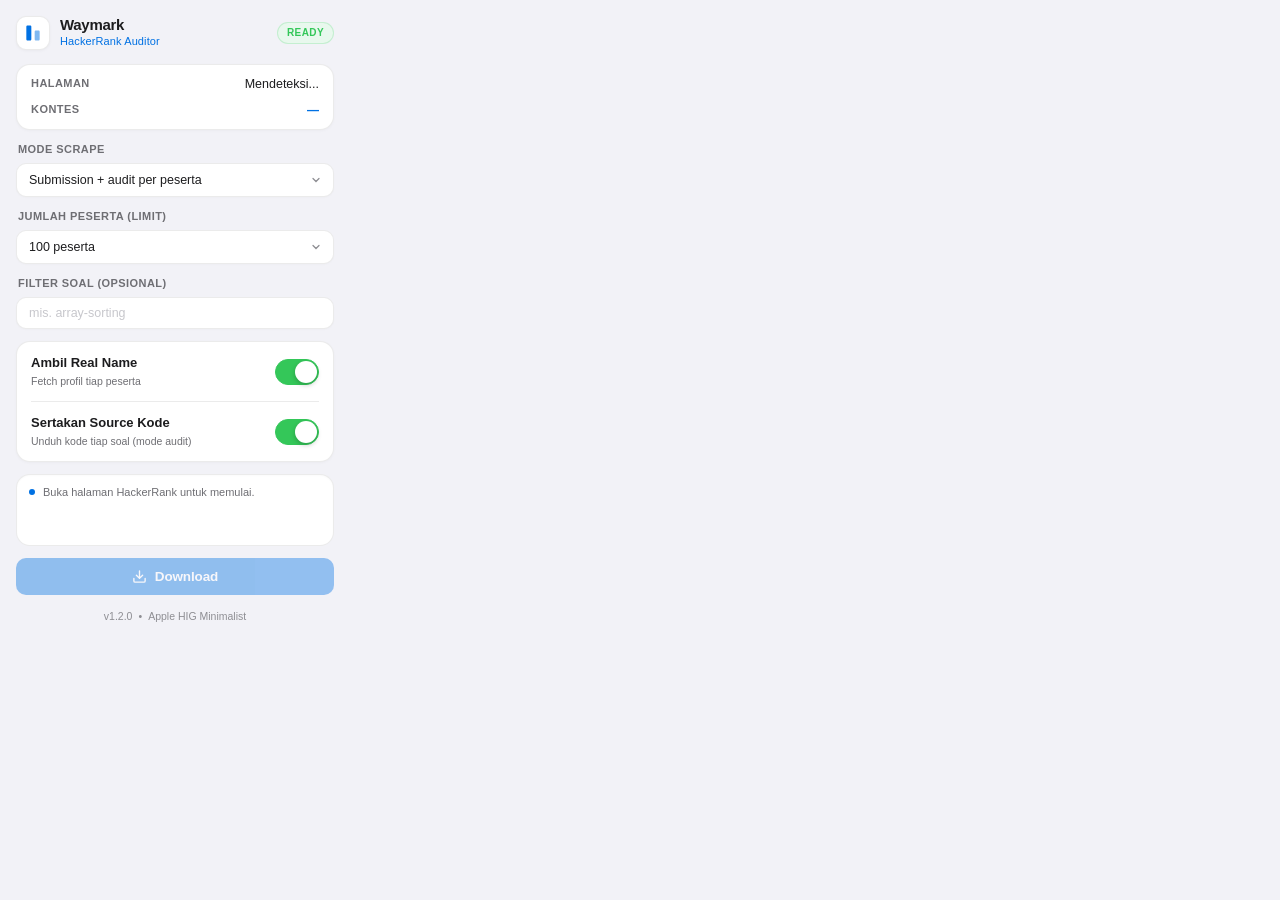
<file: hackerrank-leaderboard-ext-chrome/popup.html>
<!DOCTYPE html>
<html lang="id">
<head>
  <meta charset="UTF-8" />
  <meta name="viewport" content="width=device-width, initial-scale=1.0"/>
  <title>HackerRank Leaderboard Scraper</title>
  <link rel="stylesheet" href="popup.css" />
  <link rel="stylesheet" href="popup-components.css" />
  <link rel="stylesheet" href="popup-audit.css" />
</head>
<body>
  <div class="container">
    
    <!-- Header -->
    <header class="header">
      <div class="logo">
        <div class="logo-icon">
          <svg width="20" height="20" viewBox="0 0 24 24" fill="none">
            <path d="M4 19.5V4.5C4 3.67157 4.67157 3 5.5 3H8.5C9.32843 3 10 3.67157 10 4.5V19.5C10 20.3284 9.32843 21 8.5 21H5.5C4.67157 21 4 20.3284 4 19.5Z" fill="#0071E3"/>
            <path d="M14 19.5V10.5C14 9.67157 14.6716 9 15.5 9H18.5C19.3284 9 20 9.67157 20 10.5V19.5C20 20.3284 19.3284 21 18.5 21H15.5C14.6716 21 14 20.3284 14 19.5Z" fill="#0071E3" fill-opacity="0.5"/>
          </svg>
        </div>
        <div class="logo-text">
          <span class="title">Waymark</span>
          <span class="subtitle">HackerRank Auditor</span>
        </div>
      </div>
      <div class="badge ready" id="statusBadge">Ready</div>
    </header>

    <!-- Info Panel / Telemetry Inset -->
    <div class="info-panel" id="infoPanel">
      <div class="info-row">
        <span class="info-label">Halaman</span>
        <span class="info-value" id="pageType">Mendeteksi...</span>
      </div>
      <div class="info-row">
        <span class="info-label">Kontes</span>
        <span class="info-value highlight" id="contestName">—</span>
      </div>
    </div>

    <!-- Scrape Mode -->
    <div class="config-section">
      <label class="config-label" for="modeSelect">Mode Scrape</label>
      <div class="select-wrapper">
        <select id="modeSelect">
          <option value="leaderboard">Leaderboard saja (skor total)</option>
          <option value="submissions" selected>Submission + audit per peserta</option>
        </select>
        <svg class="select-arrow" width="12" height="12" viewBox="0 0 24 24" fill="none">
          <path d="M6 9L12 15L18 9" stroke="currentColor" stroke-width="2.5" stroke-linecap="round"/>
        </svg>
      </div>
    </div>

    <!-- Limit Selection -->
    <div class="config-section">
      <label class="config-label" for="limitSelect">Jumlah Peserta (Limit)</label>
      <div class="select-wrapper">
        <select id="limitSelect">
          <option value="10">10 peserta</option>
          <option value="25">25 peserta</option>
          <option value="50">50 peserta</option>
          <option value="100" selected>100 peserta</option>
          <option value="200">200 peserta</option>
          <option value="5000">Semua peserta</option>
        </select>
        <svg class="select-arrow" width="12" height="12" viewBox="0 0 24 24" fill="none">
          <path d="M6 9L12 15L18 9" stroke="currentColor" stroke-width="2.5" stroke-linecap="round"/>
        </svg>
      </div>
    </div>

    <!-- Challenge Filter -->
    <div class="config-section">
      <label class="config-label" for="challengeFilter">Filter Soal (Opsional)</label>
      <input id="challengeFilter" class="text-input" type="text" placeholder="mis. array-sorting" />
    </div>

    <!-- Options Section with Apple iOS Toggles -->
    <div class="options-section">
      <label class="toggle-row" for="fetchRealName">
        <div class="toggle-info">
          <span class="toggle-label">Ambil Real Name</span>
          <span class="toggle-desc">Fetch profil tiap peserta</span>
        </div>
        <div class="toggle-switch">
          <input type="checkbox" id="fetchRealName" checked />
          <span class="slider"></span>
        </div>
      </label>

      <div class="divider"></div>

      <label class="toggle-row" for="includeCode">
        <div class="toggle-info">
          <span class="toggle-label">Sertakan Source Kode</span>
          <span class="toggle-desc">Unduh kode tiap soal (mode audit)</span>
        </div>
        <div class="toggle-switch">
          <input type="checkbox" id="includeCode" checked />
          <span class="slider"></span>
        </div>
      </label>
    </div>

    <!-- Progress Indicator -->
    <div class="progress-area" id="progressArea" style="display:none;">
      <div class="progress-bar-wrapper">
        <div class="progress-bar" id="progressBar"></div>
      </div>
      <div class="progress-text" id="progressText">Memuat data...</div>
    </div>

    <!-- Console Activity Log -->
    <div class="log-area" id="logArea">
      <div class="log-entry info">
        <span class="log-dot"></span>
        <span>Buka halaman HackerRank untuk memulai.</span>
      </div>
    </div>

    <!-- Primary Action Button -->
    <button class="btn-scrape" id="btnScrape" disabled>
      <span class="btn-icon">
        <svg width="15" height="15" viewBox="0 0 24 24" fill="none" stroke="currentColor" stroke-width="2.2" stroke-linecap="round" stroke-linejoin="round">
          <path d="M21 15v4a2 2 0 01-2 2H5a2 2 0 01-2-2v-4M7 10l5 5 5-5M12 15V3"/>
        </svg>
      </span>
      <span id="btnText">Download</span>
    </button>

    <!-- Footer -->
    <div class="footer">
      <span>v1.2.0</span>
      <span>&bull;</span>
      <span>Apple HIG Minimalist</span>
    </div>

  </div>

  <script src="lib/ui.js"></script>
  <script src="lib/audit.js"></script>
  <script src="lib/download.js"></script>
  <script src="injected/leaderboard.js"></script>
  <script src="injected/submissions.js"></script>
  <script src="popup.js"></script>
</body>
</html>
</file>
<file: styles.css>
/* ==========================================================================
   WAYMARK / HACKERRANK SCRAPER — APPLE DESIGN SYSTEM & MINIMALIST UI
   Principles: Clarity, Deference, Depth, Fluid Micro-Interactions, Zero Emojis
   ========================================================================== */

/* --- CSS Reset & Base Tokens --- */
*, *::before, *::after {
  box-sizing: border-box;
  margin: 0;
  padding: 0;
}

:root {
  /* Color Tokens */
  --bg-canvas: #ffffff;
  --bg-subtle: #f5f5f7;
  --bg-card: #fbfbfd;
  --bg-card-hover: #f0f0f4;
  --bg-glass: rgba(255, 255, 255, 0.85);

  --ink-primary: #1d1d1f;
  --ink-secondary: #6e6e73;
  --ink-tertiary: #86868b;
  --ink-quaternary: #aeaeb2;

  --apple-blue: #0071e3;
  --apple-blue-hover: #0077ed;
  --apple-blue-active: #0062c4;
  --apple-blue-subtle: #e8f2fe;

  --apple-green: #34c759;
  --apple-green-subtle: #e8f8ed;
  --apple-orange: #ff9500;
  --apple-orange-subtle: #fff6e8;
  --apple-red: #ff3b30;
  --apple-red-subtle: #ffebeb;

  --border-light: rgba(0, 0, 0, 0.08);
  --border-subtle: rgba(0, 0, 0, 0.04);
  --border-focus: #0071e3;

  /* Typography */
  --font-sans: -apple-system, BlinkMacSystemFont, "Segoe UI", "SF Pro Display", "SF Pro Text", "Helvetica Neue", Arial, sans-serif;
  --font-mono: ui-monospace, "SF Mono", "Cascadia Code", "Segoe UI Mono", Menlo, Monaco, Consolas, monospace;

  /* Radius */
  --radius-xs: 6px;
  --radius-sm: 10px;
  --radius-md: 16px;
  --radius-lg: 24px;
  --radius-xl: 32px;
  --radius-full: 9999px;

  /* Elevation Shadows (Apple Ultra-Diffuse Low-Opacity) */
  --shadow-subtle: 0 2px 8px rgba(0, 0, 0, 0.04);
  --shadow-card: 0 4px 20px rgba(0, 0, 0, 0.05);
  --shadow-float: 0 20px 48px -12px rgba(0, 0, 0, 0.08);
  --shadow-modal: 0 24px 64px -16px rgba(0, 0, 0, 0.16);

  /* Transitions */
  --ease-apple: cubic-bezier(0.16, 1, 0.3, 1);
  --transition-fast: 0.18s var(--ease-apple);
  --transition-normal: 0.28s var(--ease-apple);
  --transition-slow: 0.45s var(--ease-apple);
}

html {
  font-family: var(--font-sans);
  background-color: var(--bg-canvas);
  color: var(--ink-primary);
  scroll-behavior: smooth;
  text-rendering: optimizeLegibility;
  -webkit-font-smoothing: antialiased;
  -moz-osx-font-smoothing: grayscale;
}

body {
  min-height: 100vh;
  position: relative;
  overflow-x: hidden;
  line-height: 1.5;
}

.skip-link {
  position: absolute;
  left: -9999px;
  top: 8px;
  z-index: 10000;
  padding: 10px 16px;
  border-radius: 10px;
  background: var(--ink-primary);
  color: var(--bg-canvas);
  font-weight: 600;
  text-decoration: none;
}

.skip-link:focus {
  left: 8px;
}

.noscript {
  margin: 16px;
  padding: 14px 18px;
  border: 1px solid var(--border-light);
  border-radius: 12px;
  background: var(--bg-subtle);
  color: var(--ink-secondary);
  font-size: 14px;
}

/* --- Container Utility --- */
.container {
  width: 100%;
  max-width: 1180px;
  margin: 0 auto;
  padding: 0 24px;
}

/* --- Ambient Aurora Glow --- */
.ambient-glow {
  position: absolute;
  width: 900px;
  height: 520px;
  border-radius: 50%;
  pointer-events: none;
  filter: blur(120px);
  z-index: 0;
}

.glow-top {
  top: -160px;
  left: 50%;
  transform: translateX(-50%);
  background: radial-gradient(circle, rgba(0, 113, 227, 0.08) 0%, rgba(52, 199, 89, 0.04) 50%, transparent 80%);
}

.glow-bottom {
  top: 1400px;
  right: -200px;
  background: radial-gradient(circle, rgba(0, 113, 227, 0.05) 0%, rgba(142, 142, 147, 0.03) 70%, transparent 80%);
}

/* ==========================================================================
   FLOATING PILL NAVIGATION BAR
   ========================================================================== */
.nav-wrapper {
  position: sticky;
  top: 16px;
  z-index: 100;
  display: flex;
  justify-content: center;
  padding: 0 16px;
  pointer-events: none;
}

.nav-pill {
  pointer-events: auto;
  display: flex;
  align-items: center;
  justify-content: space-between;
  gap: 32px;
  padding: 8px 12px 8px 18px;
  background: var(--bg-glass);
  backdrop-filter: blur(24px) saturate(180%);
  -webkit-backdrop-filter: blur(24px) saturate(180%);
  border: 1px solid var(--border-light);
  border-radius: var(--radius-full);
  box-shadow: 0 8px 28px rgba(0, 0, 0, 0.04), 0 1px 2px rgba(0, 0, 0, 0.03);
  transition: transform var(--transition-normal), box-shadow var(--transition-normal);
}

.nav-pill:hover {
  box-shadow: 0 12px 36px rgba(0, 0, 0, 0.06), 0 1px 2px rgba(0, 0, 0, 0.03);
}

.nav-brand {
  display: flex;
  align-items: center;
  gap: 10px;
  text-decoration: none;
  color: var(--ink-primary);
}

.brand-symbol {
  display: flex;
  align-items: center;
  justify-content: center;
}

.brand-text {
  font-size: 16px;
  font-weight: 700;
  letter-spacing: -0.02em;
  color: var(--ink-primary);
}

.brand-sub {
  font-size: 11px;
  font-weight: 600;
  padding: 2px 6px;
  border-radius: var(--radius-xs);
  background: var(--bg-subtle);
  color: var(--ink-secondary);
  border: 1px solid var(--border-subtle);
  margin-left: 2px;
}

.nav-links {
  display: flex;
  align-items: center;
  gap: 22px;
}

.nav-item {
  font-size: 13.5px;
  font-weight: 500;
  color: var(--ink-secondary);
  text-decoration: none;
  transition: color var(--transition-fast);
}

.nav-item:hover {
  color: var(--ink-primary);
}

.btn-pill {
  display: inline-flex;
  align-items: center;
  gap: 6px;
  padding: 7px 16px;
  border-radius: var(--radius-full);
  font-size: 13.5px;
  font-weight: 600;
  text-decoration: none;
  cursor: pointer;
  transition: all var(--transition-fast);
  border: none;
}

.btn-primary-blue {
  background-color: var(--apple-blue);
  color: #ffffff;
}

.btn-primary-blue:hover {
  background-color: var(--apple-blue-hover);
  transform: translateY(-1px);
}

.btn-primary-blue:active {
  background-color: var(--apple-blue-active);
  transform: scale(0.98);
}

/* ==========================================================================
   HERO SECTION
   ========================================================================== */
.hero-section {
  position: relative;
  z-index: 1;
  padding-top: 64px;
  padding-bottom: 72px;
  text-align: center;
}

.hero-container {
  display: flex;
  flex-direction: column;
  align-items: center;
}

.hero-chip-wrapper {
  margin-bottom: 24px;
}

.pill-chip {
  display: inline-flex;
  align-items: center;
  gap: 8px;
  padding: 6px 16px;
  border-radius: var(--radius-full);
  background: #ffffff;
  border: 1px solid var(--border-light);
  box-shadow: 0 2px 6px rgba(0, 0, 0, 0.02);
  font-size: 12.5px;
  font-weight: 500;
  color: var(--ink-secondary);
  letter-spacing: -0.01em;
}

.hero-headline {
  font-size: clamp(40px, 6.2vw, 72px);
  font-weight: 700;
  line-height: 1.06;
  letter-spacing: -0.038em;
  color: var(--ink-primary);
  max-width: 820px;
  margin: 0 auto 20px;
}

.headline-gradient {
  color: var(--ink-secondary);
}

.hero-subtext {
  font-size: clamp(16px, 1.8vw, 19px);
  line-height: 1.55;
  color: var(--ink-secondary);
  max-width: 580px;
  margin: 0 auto 36px;
  font-weight: 400;
}

.hero-cta-group {
  display: flex;
  align-items: center;
  justify-content: center;
  gap: 14px;
  margin-bottom: 32px;
  flex-wrap: wrap;
}

.btn-hero {
  display: inline-flex;
  align-items: center;
  justify-content: center;
  padding: 13px 26px;
  border-radius: var(--radius-full);
  font-size: 15px;
  font-weight: 600;
  text-decoration: none;
  cursor: pointer;
  transition: all var(--transition-fast);
  border: 1px solid transparent;
}

.btn-hero-primary {
  background-color: var(--apple-blue);
  color: #ffffff;
  box-shadow: 0 4px 14px rgba(0, 113, 227, 0.25);
}

.btn-hero-primary:hover {
  background-color: var(--apple-blue-hover);
  box-shadow: 0 6px 20px rgba(0, 113, 227, 0.35);
  transform: translateY(-1px);
}

.btn-hero-primary:active {
  background-color: var(--apple-blue-active);
  transform: scale(0.98);
}

.btn-hero-secondary {
  background-color: var(--bg-subtle);
  color: var(--ink-primary);
  border-color: var(--border-light);
}

.btn-hero-secondary:hover {
  background-color: #eaeaea;
  transform: translateY(-1px);
}

.btn-hero-secondary:active {
  transform: scale(0.98);
}

.trust-bullets {
  display: flex;
  align-items: center;
  justify-content: center;
  gap: 24px;
  margin-bottom: 60px;
  flex-wrap: wrap;
}

.trust-item {
  display: inline-flex;
  align-items: center;
  gap: 7px;
  font-size: 13px;
  font-weight: 500;
  color: var(--ink-secondary);
}

.trust-icon {
  color: var(--ink-tertiary);
  flex-shrink: 0;
}

/* ==========================================================================
   FLOATING HERO DASHBOARD PREVIEW (MATCHING SCREENSHOT 4)
   ========================================================================== */
.dashboard-preview-card {
  width: 100%;
  max-width: 1040px;
  background: #ffffff;
  border: 1px solid var(--border-light);
  border-radius: var(--radius-lg);
  box-shadow: var(--shadow-float);
  overflow: hidden;
  text-align: left;
  position: relative;
  transition: transform var(--transition-slow), box-shadow var(--transition-slow);
}

.dashboard-preview-card:hover {
  box-shadow: 0 28px 60px -14px rgba(0, 0, 0, 0.12);
}

.dashboard-body {
  display: grid;
  grid-template-columns: 200px 1fr;
  min-height: 520px;
}

/* Sidebar */
.dashboard-sidebar {
  background: #fafafc;
  border-right: 1px solid var(--border-light);
  padding: 20px 16px;
  display: flex;
  flex-direction: column;
  gap: 16px;
}

.sidebar-brand {
  display: flex;
  align-items: center;
  gap: 10px;
  font-size: 14px;
  font-weight: 600;
  color: var(--ink-primary);
  padding: 4px 8px;
}

.sidebar-nav {
  list-style: none;
  display: flex;
  flex-direction: column;
  gap: 4px;
}

.sidebar-item {
  display: flex;
  align-items: center;
  gap: 10px;
  padding: 8px 12px;
  border-radius: var(--radius-sm);
  font-size: 13.5px;
  font-weight: 500;
  color: var(--ink-secondary);
  cursor: pointer;
  transition: all var(--transition-fast);
}

.sidebar-item:hover {
  background: var(--bg-subtle);
  color: var(--ink-primary);
}

.sidebar-item.active {
  background: #ffffff;
  color: var(--ink-primary);
  font-weight: 600;
  box-shadow: 0 1px 4px rgba(0, 0, 0, 0.05);
}

/* Content Area */
.dashboard-content {
  padding: 24px 28px;
  display: flex;
  flex-direction: column;
  gap: 24px;
  background: #ffffff;
  min-width: 0;
}

.content-header {
  display: flex;
  align-items: baseline;
  justify-content: space-between;
  border-bottom: 1px solid var(--border-subtle);
  padding-bottom: 14px;
}

.content-title {
  font-size: 19px;
  font-weight: 700;
  letter-spacing: -0.02em;
  color: var(--ink-primary);
}

.content-meta {
  font-size: 12px;
  color: var(--ink-tertiary);
  font-weight: 500;
}

/* Metric KPI Cards (Screenshot 4) */
.metrics-grid {
  display: grid;
  grid-template-columns: repeat(3, 1fr);
  gap: 16px;
}

.metric-card {
  background: #fbfbfd;
  border: 1px solid var(--border-light);
  border-radius: var(--radius-md);
  padding: 18px 20px;
  display: flex;
  flex-direction: column;
  gap: 8px;
  transition: all var(--transition-fast);
}

.metric-card:hover {
  border-color: rgba(0, 0, 0, 0.12);
  transform: translateY(-1px);
}

.metric-header {
  display: flex;
  align-items: center;
  justify-content: space-between;
}

.metric-label {
  font-size: 13px;
  font-weight: 500;
  color: var(--ink-secondary);
}

.metric-dot {
  width: 7px;
  height: 7px;
  border-radius: 50%;
  border: 1.5px solid var(--ink-quaternary);
}

.metric-value {
  font-size: 32px;
  font-weight: 700;
  letter-spacing: -0.03em;
  color: var(--ink-primary);
  font-variant-numeric: tabular-nums;
  line-height: 1.1;
}

.metric-value.highlight-blue {
  color: var(--apple-blue);
}

.metric-trend {
  display: inline-flex;
  align-items: center;
  gap: 4px;
  font-size: 12.5px;
  font-weight: 600;
  font-variant-numeric: tabular-nums;
}

.trend-up {
  color: var(--apple-green);
}

.trend-down {
  color: var(--apple-red);
}

/* Interactive Simulator Toolbar inside Preview */
.interactive-panel {
  display: flex;
  flex-direction: column;
  gap: 14px;
  min-width: 0;
}

.panel-action-bar {
  display: flex;
  align-items: center;
  justify-content: space-between;
  flex-wrap: wrap;
  gap: 10px;
}

.badge-contest {
  display: inline-flex;
  align-items: center;
  gap: 8px;
  font-size: 12px;
  color: var(--ink-secondary);
  background: var(--bg-subtle);
  padding: 5px 12px;
  border-radius: var(--radius-full);
  border: 1px solid var(--border-light);
}

.pulse-dot {
  width: 7px;
  height: 7px;
  border-radius: 50%;
  background-color: var(--apple-green);
  box-shadow: 0 0 0 2px rgba(52, 199, 89, 0.2);
}

.panel-buttons {
  display: flex;
  gap: 8px;
}

.btn-action-sm {
  display: inline-flex;
  align-items: center;
  gap: 6px;
  padding: 6px 14px;
  border-radius: var(--radius-full);
  background: var(--apple-blue);
  color: #ffffff;
  font-size: 12.5px;
  font-weight: 600;
  border: 1px solid transparent;
  cursor: pointer;
  transition: all var(--transition-fast);
}

.btn-action-sm:hover {
  background: var(--apple-blue-hover);
}

.btn-action-sm.btn-ghost {
  background: var(--bg-subtle);
  color: var(--ink-primary);
  border-color: var(--border-light);
}

.btn-action-sm.btn-ghost:hover {
  background: #ebebee;
}

/* Simulation Progress Bar */
.simulation-progress {
  background: var(--bg-subtle);
  border: 1px solid var(--border-light);
  border-radius: var(--radius-sm);
  padding: 12px 14px;
  display: flex;
  flex-direction: column;
  gap: 8px;
}

.prog-meta {
  display: flex;
  justify-content: space-between;
  font-size: 12px;
  font-weight: 600;
  color: var(--ink-secondary);
}

.prog-track {
  height: 6px;
  background: rgba(0, 0, 0, 0.06);
  border-radius: var(--radius-full);
  overflow: hidden;
}

.prog-bar {
  height: 100%;
  width: 0%;
  background: linear-gradient(90deg, var(--apple-blue), #34c759);
  border-radius: var(--radius-full);
  transition: width 0.3s ease;
}

/* Data Table Card */
.data-table-card {
  border: 1px solid var(--border-light);
  border-radius: var(--radius-md);
  overflow: hidden;
  background: #ffffff;
  min-width: 0;
}

.table-toolbar {
  display: flex;
  align-items: center;
  justify-content: space-between;
  padding: 10px 14px;
  background: #fafafc;
  border-bottom: 1px solid var(--border-light);
  flex-wrap: wrap;
  gap: 10px;
}

.search-box {
  display: flex;
  align-items: center;
  gap: 8px;
  background: #ffffff;
  border: 1px solid var(--border-light);
  border-radius: var(--radius-full);
  padding: 5px 12px;
  color: var(--ink-tertiary);
  width: 220px;
}

.search-box input {
  border: none;
  background: transparent;
  outline: none;
  font-size: 12px;
  color: var(--ink-primary);
  width: 100%;
}

.filter-pills {
  display: flex;
  gap: 4px;
}

.filter-pill {
  border: none;
  background: transparent;
  font-size: 11.5px;
  font-weight: 500;
  color: var(--ink-secondary);
  padding: 4px 10px;
  border-radius: var(--radius-full);
  cursor: pointer;
  transition: all var(--transition-fast);
}

.filter-pill:hover {
  background: var(--bg-subtle);
  color: var(--ink-primary);
}

.filter-pill.active {
  background: #ffffff;
  color: var(--ink-primary);
  font-weight: 600;
  box-shadow: 0 1px 3px rgba(0, 0, 0, 0.08);
}

.table-responsive {
  width: 100%;
  overflow-x: auto;
  -webkit-overflow-scrolling: touch;
  border-radius: var(--radius-sm);
  scrollbar-width: thin;
  scrollbar-color: #c7c7cc #f5f5f7;
}

.table-responsive::-webkit-scrollbar {
  height: 9px;
}
.table-responsive::-webkit-scrollbar-track {
  background: #f5f5f7;
  border-radius: 4px;
}
.table-responsive::-webkit-scrollbar-thumb {
  background: #c7c7cc;
  border-radius: 4px;
  border: 2px solid #f5f5f7;
}
.table-responsive::-webkit-scrollbar-thumb:hover {
  background: #8e8e93;
}

.data-table {
  width: 100%;
  min-width: 880px; /* Menjamin tabel dapat digulir horizontal tanpa terpotong */
  border-collapse: collapse;
  font-size: 13px;
}

.data-table th {
  text-align: left;
  padding: 10px 14px;
  font-size: 11px;
  font-weight: 600;
  text-transform: uppercase;
  letter-spacing: 0.05em;
  color: var(--ink-tertiary);
  border-bottom: 1px solid var(--border-light);
  background: #fafafc;
  white-space: nowrap;
}

.data-table td {
  padding: 12px 14px;
  border-bottom: 1px solid var(--border-subtle);
  color: var(--ink-primary);
  font-variant-numeric: tabular-nums;
  vertical-align: middle;
}

.data-table td:nth-child(2) {
  max-width: 250px;
  word-break: break-word;
}

.data-table th:last-child,
.data-table td:last-child {
  text-align: center;
  white-space: nowrap;
  min-width: 110px;
  padding-right: 18px;
}

.data-table tr:last-child td {
  border-bottom: none;
}

.data-table tr:hover td {
  background: #fbfbfd;
}

.status-badge {
  display: inline-flex;
  align-items: center;
  padding: 3px 8px;
  border-radius: var(--radius-xs);
  font-size: 10.5px;
  font-weight: 600;
  letter-spacing: 0.02em;
  white-space: nowrap;
}

.status-badge.lulus {
  background: var(--apple-green-subtle);
  color: #1a7f37;
}

.status-badge.review {
  background: var(--apple-orange-subtle);
  color: #8a6100;
}

.status-badge.belum {
  background: var(--apple-red-subtle);
  color: #b3261e;
}

.btn-inspect {
  background: transparent;
  border: 1px solid var(--border-light);
  color: var(--ink-primary);
  font-size: 11.5px;
  font-weight: 600;
  padding: 5px 12px;
  border-radius: var(--radius-full);
  cursor: pointer;
  transition: all var(--transition-fast);
  white-space: nowrap;
  display: inline-flex;
  align-items: center;
  gap: 4px;
}

.btn-inspect:hover {
  background: var(--apple-blue);
  color: #ffffff;
  border-color: var(--apple-blue);
  transform: translateY(-1px);
}

/* ==========================================================================
   TABLE PAGINATION (APPLE HIG STYLE)
   ========================================================================== */
.table-pagination {
  display: flex;
  align-items: center;
  justify-content: space-between;
  padding: 12px 18px;
  background: #fafafc;
  border-top: 1px solid var(--border-light);
  flex-wrap: wrap;
  gap: 12px;
}

.pagination-info {
  font-size: 12.5px;
  color: var(--ink-secondary);
  font-variant-numeric: tabular-nums;
}

.pagination-info b {
  color: var(--ink-primary);
  font-weight: 600;
}

.pagination-controls {
  display: flex;
  align-items: center;
  gap: 8px;
}

.btn-page-nav {
  display: inline-flex;
  align-items: center;
  gap: 6px;
  padding: 6px 12px;
  background: #ffffff;
  border: 1px solid var(--border-light);
  border-radius: var(--radius-sm);
  color: var(--ink-primary);
  font-size: 12px;
  font-weight: 500;
  cursor: pointer;
  transition: all var(--transition-fast);
  box-shadow: 0 1px 2px rgba(0, 0, 0, 0.03);
}

.btn-page-nav:hover:not(:disabled) {
  background: var(--bg-subtle);
  border-color: rgba(0, 0, 0, 0.16);
  color: var(--ink-primary);
}

.btn-page-nav:disabled {
  opacity: 0.38;
  cursor: not-allowed;
  pointer-events: none;
  background: #fbfbfd;
}

.pagination-pages {
  display: flex;
  align-items: center;
  gap: 4px;
}

.btn-page-num {
  min-width: 30px;
  height: 30px;
  padding: 0 6px;
  display: inline-flex;
  align-items: center;
  justify-content: center;
  border-radius: var(--radius-xs);
  border: 1px solid transparent;
  background: transparent;
  color: var(--ink-secondary);
  font-size: 12px;
  font-weight: 600;
  font-variant-numeric: tabular-nums;
  cursor: pointer;
  transition: all var(--transition-fast);
}

.btn-page-num:hover:not(.active) {
  background: var(--bg-subtle);
  color: var(--ink-primary);
}

.btn-page-num.active {
  background: var(--apple-blue);
  color: #ffffff;
  border-color: var(--apple-blue);
  box-shadow: 0 2px 6px rgba(0, 113, 227, 0.28);
}

.pagination-ellipsis {
  width: 24px;
  text-align: center;
  color: var(--ink-tertiary);
  font-size: 12px;
  letter-spacing: 0.1em;
  user-select: none;
}

/* ==========================================================================
   STUDIO TABS & CODE INSPECTOR SCROLLER
   ========================================================================== */
.studio-tab-view {
  display: flex;
  flex-direction: column;
  gap: 20px;
  min-width: 0;
  animation: tabFadeIn 0.22s var(--ease-apple);
}

@keyframes tabFadeIn {
  from { opacity: 0; transform: translateY(4px); }
  to { opacity: 1; transform: translateY(0); }
}

/* Dedicated Code Inspector View */
.inspector-card {
  border: 1px solid var(--border-light);
  border-radius: var(--radius-md);
  background: #ffffff;
  padding: 20px;
  display: flex;
  flex-direction: column;
  gap: 16px;
  box-shadow: var(--shadow-subtle);
}

.inspector-toolbar {
  display: flex;
  align-items: center;
  justify-content: space-between;
  flex-wrap: wrap;
  gap: 12px;
  padding-bottom: 14px;
  border-bottom: 1px solid var(--border-subtle);
}

.inspector-student-picker {
  display: flex;
  align-items: center;
  gap: 8px;
  flex-wrap: wrap;
}

/* ==========================================================================
   APPLE HIG CUSTOM SELECT DROPDOWN (POP-UP BUTTON MENU)
   ========================================================================== */
.apple-select-wrapper {
  position: relative;
  display: inline-block;
  min-width: 280px;
  max-width: 420px;
  flex: 1;
}

.apple-select-trigger {
  width: 100%;
  height: 38px;
  display: flex;
  align-items: center;
  justify-content: space-between;
  gap: 10px;
  padding: 0 12px;
  background: #ffffff;
  border: 1px solid var(--border-light);
  border-radius: 9px;
  box-shadow: 0 1px 2px rgba(0, 0, 0, 0.04);
  font-size: 12.5px;
  font-weight: 500;
  color: var(--ink-primary);
  cursor: pointer;
  text-align: left;
  transition: all 0.15s ease;
}

.apple-select-trigger:hover {
  background: #fafafc;
  border-color: rgba(0, 0, 0, 0.18);
}

.apple-select-trigger:focus,
.apple-select-trigger.active {
  border-color: var(--apple-blue);
  box-shadow: 0 0 0 3px rgba(0, 113, 227, 0.18);
  outline: none;
}

.trigger-label {
  white-space: nowrap;
  overflow: hidden;
  text-overflow: ellipsis;
  flex: 1;
}

.trigger-chevron {
  color: var(--ink-tertiary);
  flex-shrink: 0;
  display: flex;
  align-items: center;
  transition: transform 0.2s cubic-bezier(0.16, 1, 0.3, 1);
}

.apple-select-trigger.active .trigger-chevron {
  transform: rotate(180deg);
  color: var(--apple-blue);
}

.apple-select-menu {
  position: absolute;
  top: calc(100% + 6px);
  left: 0;
  right: 0;
  min-width: 320px;
  max-width: 440px;
  background: rgba(255, 255, 255, 0.96);
  backdrop-filter: saturate(180%) blur(20px);
  -webkit-backdrop-filter: saturate(180%) blur(20px);
  border: 1px solid rgba(0, 0, 0, 0.1);
  border-radius: 12px;
  box-shadow: 0 16px 38px -4px rgba(0, 0, 0, 0.15), 0 4px 12px rgba(0, 0, 0, 0.06);
  z-index: 150;
  padding: 8px;
  display: flex;
  flex-direction: column;
  gap: 6px;
  animation: appleDropdownFade 0.16s cubic-bezier(0.16, 1, 0.3, 1);
}

@keyframes appleDropdownFade {
  from { opacity: 0; transform: translateY(-4px) scale(0.98); }
  to { opacity: 1; transform: translateY(0) scale(1); }
}

.apple-select-search-wrap {
  position: relative;
  display: flex;
  align-items: center;
  padding: 0 4px;
}

.apple-select-search-wrap .search-icon {
  position: absolute;
  left: 14px;
  color: var(--ink-tertiary);
  pointer-events: none;
}

.apple-select-search {
  width: 100%;
  height: 32px;
  padding: 0 10px 0 32px;
  background: #f2f2f7;
  border: 1px solid transparent;
  border-radius: 8px;
  font-size: 12px;
  color: var(--ink-primary);
  outline: none;
  transition: all 0.15s ease;
}

.apple-select-search:focus {
  background: #ffffff;
  border-color: var(--apple-blue);
  box-shadow: 0 0 0 2px rgba(0, 113, 227, 0.15);
}

.apple-select-list {
  max-height: 270px;
  overflow-y: auto;
  display: flex;
  flex-direction: column;
  gap: 2px;
  padding: 2px 2px;
  scrollbar-width: thin;
  scrollbar-color: #c7c7cc transparent;
}

.apple-select-list::-webkit-scrollbar {
  width: 6px;
}
.apple-select-list::-webkit-scrollbar-thumb {
  background: #c7c7cc;
  border-radius: 3px;
}

.apple-select-item {
  display: flex;
  align-items: center;
  justify-content: space-between;
  padding: 8px 10px;
  border-radius: 8px;
  cursor: pointer;
  font-size: 12.5px;
  transition: background 0.12s ease;
  user-select: none;
}

.apple-select-item:hover {
  background: #f2f2f7;
}

.apple-select-item.selected {
  background: rgba(0, 113, 227, 0.08);
}

.item-left {
  display: flex;
  align-items: center;
  gap: 10px;
  min-width: 0;
  flex: 1;
}

.item-rank {
  font-size: 11px;
  font-weight: 700;
  color: var(--ink-tertiary);
  min-width: 28px;
  font-variant-numeric: tabular-nums;
}

.apple-select-item.selected .item-rank {
  color: var(--apple-blue);
}

.item-info {
  display: flex;
  flex-direction: column;
  min-width: 0;
}

.item-name {
  font-size: 12.5px;
  font-weight: 500;
  color: var(--ink-primary);
  white-space: nowrap;
  overflow: hidden;
  text-overflow: ellipsis;
}

.apple-select-item.selected .item-name {
  color: var(--apple-blue);
  font-weight: 600;
}

.item-user {
  font-size: 11px;
  color: var(--ink-tertiary);
  font-family: var(--font-mono);
}

.item-right {
  display: flex;
  align-items: center;
  gap: 8px;
  flex-shrink: 0;
}

.item-score {
  font-size: 11px;
  font-weight: 600;
  background: var(--bg-subtle);
  padding: 2px 7px;
  border-radius: 4px;
  color: var(--ink-secondary);
  font-variant-numeric: tabular-nums;
}

.apple-select-item.selected .item-score {
  background: rgba(0, 113, 227, 0.15);
  color: var(--apple-blue);
}

.item-check {
  width: 16px;
  display: flex;
  align-items: center;
  justify-content: center;
  color: var(--apple-blue);
  opacity: 0;
}

.apple-select-item.selected .item-check {
  opacity: 1;
}

.inspector-select-hidden {
  position: absolute;
  width: 1px;
  height: 1px;
  padding: 0;
  margin: -1px;
  overflow: hidden;
  clip: rect(0, 0, 0, 0);
  border: 0;
}

.inspector-meta-row {
  display: flex;
  align-items: center;
  gap: 12px;
  flex-wrap: wrap;
  font-size: 13px;
}

.inspector-badge-group {
  display: flex;
  align-items: center;
  gap: 8px;
}

.inspector-problem-pills {
  display: flex;
  gap: 6px;
  overflow-x: auto;
  padding-bottom: 4px;
  scrollbar-width: thin;
}

.inspector-problem-pill {
  border: 1px solid var(--border-light);
  background: var(--bg-subtle);
  color: var(--ink-secondary);
  font-size: 12px;
  font-weight: 500;
  padding: 5px 12px;
  border-radius: var(--radius-full);
  cursor: pointer;
  white-space: nowrap;
  transition: all var(--transition-fast);
}

.inspector-problem-pill:hover {
  background: #eaeaea;
  color: var(--ink-primary);
}

.inspector-problem-pill.active {
  background: var(--apple-blue);
  color: #ffffff;
  border-color: var(--apple-blue);
  font-weight: 600;
}

/* Code Editor Card with Horizontal Scroller */
.code-editor-box {
  background: #1c1c1e;
  border-radius: var(--radius-md);
  border: 1px solid rgba(0, 0, 0, 0.12);
  overflow: hidden;
  display: flex;
  flex-direction: column;
}

.code-editor-bar {
  display: flex;
  align-items: center;
  justify-content: space-between;
  padding: 10px 18px;
  background: #2c2c2e;
  border-bottom: 1px solid rgba(255, 255, 255, 0.08);
  font-size: 12px;
  color: #98989f;
}

.code-editor-bar b {
  color: #f2f2f7;
}

.code-editor-viewport {
  padding: 18px 20px;
  margin: 0;
  color: #f2f2f7;
  font-family: var(--font-mono);
  font-size: 12.5px;
  line-height: 1.65;
  overflow-x: auto; /* Memungkinkan scroll ke kanan dan kiri */
  overflow-y: auto;
  max-height: 420px;
  white-space: pre; /* Memastikan baris kode tidak dipaksa patah */
  word-break: normal;
  scrollbar-width: thin;
  scrollbar-color: #636366 #2c2c2e;
}

.code-editor-viewport::-webkit-scrollbar {
  width: 8px;
  height: 8px;
}
.code-editor-viewport::-webkit-scrollbar-track {
  background: #2c2c2e;
}
.code-editor-viewport::-webkit-scrollbar-thumb {
  background: #636366;
  border-radius: 4px;
}
.code-editor-viewport::-webkit-scrollbar-thumb:hover {
  background: #8e8e93;
}

.code-scroll-helper {
  display: flex;
  align-items: center;
  justify-content: space-between;
  padding: 6px 18px;
  background: #242426;
  border-top: 1px solid rgba(255, 255, 255, 0.06);
  font-size: 11px;
  color: #8e8e93;
}

.forensic-callout {
  padding: 14px 18px;
  border-radius: var(--radius-sm);
  background: #fafafc;
  border: 1px solid var(--border-light);
  display: flex;
  flex-direction: column;
  gap: 4px;
  font-size: 13px;
}

.forensic-title {
  font-weight: 700;
  display: flex;
  align-items: center;
  gap: 6px;
}

/* Dedicated Log Anti-Throttle View */
.telemetry-grid {
  display: grid;
  grid-template-columns: repeat(4, 1fr);
  gap: 12px;
}

.telemetry-card {
  background: #fbfbfd;
  border: 1px solid var(--border-light);
  border-radius: var(--radius-sm);
  padding: 14px;
  display: flex;
  flex-direction: column;
  gap: 4px;
}

.telemetry-label {
  font-size: 11px;
  color: var(--ink-secondary);
  font-weight: 600;
  text-transform: uppercase;
}

.telemetry-value {
  font-size: 15px;
  font-weight: 700;
  color: var(--ink-primary);
}

.terminal-console-box {
  background: #1c1c1e;
  border-radius: var(--radius-md);
  border: 1px solid rgba(0, 0, 0, 0.12);
  overflow: hidden;
}

.terminal-header {
  display: flex;
  align-items: center;
  justify-content: space-between;
  padding: 10px 16px;
  background: #2c2c2e;
  border-bottom: 1px solid rgba(255, 255, 255, 0.08);
}

.terminal-title {
  font-size: 12px;
  font-weight: 600;
  color: #f2f2f7;
  display: flex;
  align-items: center;
  gap: 8px;
}

.terminal-stream {
  padding: 16px;
  font-family: var(--font-mono);
  font-size: 12px;
  line-height: 1.6;
  color: #d1d5db;
  max-height: 340px;
  overflow-y: auto;
  overflow-x: auto;
  white-space: pre;
}

.terminal-line {
  display: flex;
  gap: 8px;
  margin-bottom: 4px;
}

.term-time { color: #6b7280; }
.term-tag-info { color: #60a5fa; font-weight: 600; }
.term-tag-ok { color: #34d399; font-weight: 600; }
.term-tag-warn { color: #fbbf24; font-weight: 600; }
.term-tag-err { color: #f87171; font-weight: 600; }

/* ==========================================================================
   BENTO GRID SECTION (MATCHING SCREENSHOT 3)
   ========================================================================== */
.bento-section {
  padding: 96px 0;
  position: relative;
  z-index: 1;
}

.section-kicker {
  font-size: 11px;
  font-weight: 700;
  letter-spacing: 0.08em;
  text-transform: uppercase;
  color: var(--ink-tertiary);
  margin-bottom: 12px;
  text-align: center;
}

.section-heading {
  font-size: clamp(32px, 4.2vw, 48px);
  font-weight: 700;
  line-height: 1.12;
  letter-spacing: -0.03em;
  color: var(--ink-primary);
  text-align: center;
  max-width: 680px;
  margin: 0 auto 16px;
}

.section-subtext {
  font-size: 16px;
  line-height: 1.6;
  color: var(--ink-secondary);
  text-align: center;
  max-width: 580px;
  margin: 0 auto 56px;
}

.bento-grid {
  display: grid;
  grid-template-columns: repeat(3, 1fr);
  gap: 24px;
}

.bento-card {
  background: #ffffff;
  border: 1px solid var(--border-light);
  border-radius: var(--radius-lg);
  padding: 24px;
  display: flex;
  flex-direction: column;
  justify-content: space-between;
  box-shadow: var(--shadow-subtle);
  transition: all var(--transition-normal);
}

.bento-card:hover {
  box-shadow: var(--shadow-card);
  border-color: rgba(0, 0, 0, 0.12);
  transform: translateY(-2px);
}

.bento-card-visual {
  min-height: 260px;
  background: #fafafc;
  border-radius: var(--radius-md);
  padding: 16px;
  display: flex;
  align-items: center;
  justify-content: center;
  margin-bottom: 24px;
  border: 1px solid var(--border-subtle);
}

.bento-card-meta {
  display: flex;
  flex-direction: column;
  gap: 8px;
}

.bento-category {
  font-size: 11px;
  font-weight: 700;
  letter-spacing: 0.06em;
  color: var(--ink-tertiary);
}

.bento-title {
  font-size: 20px;
  font-weight: 700;
  letter-spacing: -0.02em;
  color: var(--ink-primary);
}

.bento-desc {
  font-size: 14px;
  line-height: 1.55;
  color: var(--ink-secondary);
}

/* Bento Card 1: Feed Mockup */
.mockup-feed {
  width: 100%;
  display: flex;
  flex-direction: column;
  gap: 8px;
}

.feed-item {
  display: flex;
  align-items: center;
  gap: 10px;
  padding: 8px 12px;
  background: #ffffff;
  border: 1px solid var(--border-light);
  border-radius: var(--radius-sm);
  font-size: 12px;
  box-shadow: 0 1px 3px rgba(0, 0, 0, 0.02);
}

.feed-item.featured {
  background: #f0f6ff;
  border-color: #cce0ff;
  transform: scale(1.02);
}

.feed-tag {
  width: 22px;
  height: 22px;
  border-radius: var(--radius-xs);
  display: flex;
  align-items: center;
  justify-content: center;
  font-size: 11px;
  font-weight: 700;
  flex-shrink: 0;
}

.tag-code { background: #eef2f6; color: #4b5563; }
.tag-explore { background: #e0f2fe; color: #0284c7; }
.tag-accent { background: #dbeafe; color: #2563eb; }
.tag-member { background: #dcfce7; color: #16a34a; }

.feed-content {
  flex: 1;
  display: flex;
  flex-direction: column;
}

.feed-title {
  font-weight: 600;
  color: var(--ink-primary);
}

.feed-desc {
  font-size: 10px;
  color: var(--ink-tertiary);
}

.feed-user {
  display: flex;
  align-items: center;
  gap: 6px;
}

.user-avatar {
  width: 16px;
  height: 16px;
  border-radius: 50%;
}
.user-avatar.u1 { background: #93c5fd; }
.user-avatar.u2 { background: #fca5a5; }
.user-avatar.u3 { background: #fcd34d; }
.user-avatar.u4 { background: #86efac; }

.user-id {
  font-size: 10px;
  color: var(--ink-secondary);
  font-family: var(--font-mono);
}

.feed-time {
  font-size: 10px;
  color: var(--ink-tertiary);
}

/* Bento Card 2: Assistant Mockup */
.mockup-chat {
  width: 100%;
  display: flex;
  flex-direction: column;
  gap: 10px;
}

.chat-header {
  display: flex;
  align-items: center;
  justify-content: space-between;
  font-size: 11px;
  color: var(--ink-secondary);
}

.chat-header-left {
  display: flex;
  align-items: center;
  gap: 6px;
  font-weight: 600;
}

.chat-badge {
  font-size: 10px;
  padding: 1px 6px;
  background: var(--bg-subtle);
  border-radius: var(--radius-xs);
  color: var(--ink-tertiary);
}

.chat-prompt {
  font-size: 13px;
  font-weight: 600;
  color: var(--ink-primary);
  padding: 4px 0;
}

.chat-connection {
  display: flex;
  align-items: center;
  gap: 6px;
  font-size: 10.5px;
  color: var(--ink-secondary);
  padding-bottom: 6px;
  border-bottom: 1px solid var(--border-subtle);
}

.status-online {
  width: 6px;
  height: 6px;
  border-radius: 50%;
  background: var(--apple-green);
}

.conn-name {
  font-weight: 700;
  letter-spacing: 0.04em;
}

.conn-tag {
  color: var(--ink-tertiary);
}

.chat-result {
  background: #ffffff;
  border: 1px solid var(--border-light);
  border-radius: var(--radius-sm);
  padding: 10px;
  display: flex;
  flex-direction: column;
  gap: 8px;
}

.result-title {
  display: flex;
  justify-content: space-between;
  font-size: 11px;
  font-weight: 600;
  color: var(--ink-primary);
}

.result-period {
  color: var(--ink-tertiary);
  font-size: 10px;
}

.result-bar-group {
  display: flex;
  flex-direction: column;
  gap: 6px;
}

.result-row {
  display: flex;
  align-items: center;
  gap: 8px;
  font-size: 10.5px;
}

.bar-label {
  width: 50px;
  color: var(--ink-secondary);
}

.bar-track {
  flex: 1;
  height: 6px;
  background: #f0f0f4;
  border-radius: var(--radius-full);
  overflow: hidden;
}

.bar-fill {
  height: 100%;
  background: #60a5fa;
  border-radius: var(--radius-full);
}

.bar-val {
  width: 24px;
  text-align: right;
  font-weight: 600;
  color: var(--ink-primary);
}

/* Bento Card 3: Journey Mockup */
.mockup-journey {
  width: 100%;
  padding: 8px 12px;
}

.journey-track {
  display: flex;
  flex-direction: column;
  align-items: stretch;
}

.journey-step {
  display: flex;
  align-items: center;
  gap: 12px;
}

.step-icon-wrap {
  width: 28px;
  height: 28px;
  border-radius: 50%;
  display: flex;
  align-items: center;
  justify-content: center;
  background: #ffffff;
  border: 1px solid var(--border-light);
  box-shadow: 0 1px 3px rgba(0, 0, 0, 0.04);
}

.icon-start { color: #0284c7; }
.icon-code { color: #2563eb; }
.icon-paid { color: #16a34a; }

.step-info {
  flex: 1;
}

.step-title {
  font-size: 12.5px;
  font-weight: 600;
  color: var(--ink-primary);
}

.step-route {
  font-size: 10.5px;
  color: var(--ink-tertiary);
  font-family: var(--font-mono);
}

.step-time {
  font-size: 11px;
  color: var(--ink-tertiary);
  font-variant-numeric: tabular-nums;
}

.journey-connector {
  width: 2px;
  height: 20px;
  background: #e2e8f0;
  margin-left: 13px;
}

/* ==========================================================================
   BLUE DOT-MATRIX TEXTURED BANNER (MATCHING SCREENSHOT 2)
   ========================================================================== */
.banner-section {
  padding: 48px 0 80px;
}

.blue-matrix-card {
  position: relative;
  background: #2563eb;
  border-radius: var(--radius-xl);
  padding: 80px 48px;
  overflow: hidden;
  text-align: center;
  color: #ffffff;
  box-shadow: 0 20px 50px rgba(37, 99, 235, 0.28);
}

/* Exact Circular Dot Matrix Pattern */
.dot-matrix-overlay {
  position: absolute;
  inset: 0;
  pointer-events: none;
  background-image: radial-gradient(rgba(255, 255, 255, 0.24) 4px, transparent 4.5px);
  background-size: 28px 28px;
  background-position: center;
  mask-image: radial-gradient(circle at center, black 65%, transparent 100%);
  -webkit-mask-image: radial-gradient(circle at center, black 65%, transparent 100%);
}

.matrix-content {
  position: relative;
  z-index: 2;
  display: flex;
  flex-direction: column;
  align-items: center;
  max-width: 680px;
  margin: 0 auto;
}

.matrix-pill {
  font-size: 11px;
  font-weight: 700;
  letter-spacing: 0.1em;
  color: rgba(255, 255, 255, 0.85);
  margin-bottom: 20px;
}

.matrix-headline {
  font-size: clamp(34px, 4.8vw, 54px);
  font-weight: 700;
  line-height: 1.1;
  letter-spacing: -0.03em;
  margin-bottom: 20px;
  color: #ffffff;
}

.matrix-subtext {
  font-size: clamp(15px, 1.6vw, 18px);
  line-height: 1.55;
  color: rgba(255, 255, 255, 0.88);
  margin-bottom: 36px;
  max-width: 540px;
}

.matrix-cta-row {
  display: flex;
  align-items: center;
  justify-content: center;
  gap: 14px;
}

.btn-matrix-primary {
  display: inline-flex;
  align-items: center;
  padding: 13px 28px;
  background: #ffffff;
  color: #2563eb;
  border-radius: var(--radius-full);
  font-size: 15px;
  font-weight: 700;
  text-decoration: none;
  border: none;
  cursor: pointer;
  box-shadow: 0 4px 14px rgba(0, 0, 0, 0.12);
  transition: all var(--transition-fast);
}

.btn-matrix-primary:hover {
  background: #f8fafc;
  transform: translateY(-1px);
  box-shadow: 0 6px 20px rgba(0, 0, 0, 0.18);
}

.btn-matrix-primary:active {
  transform: scale(0.98);
}

/* ==========================================================================
   FAQ ACCORDION SECTION (MATCHING SCREENSHOT 1)
   ========================================================================== */
.faq-section {
  padding: 48px 0 96px;
}

.faq-container {
  max-width: 720px;
}

.faq-header {
  text-align: center;
  margin-bottom: 40px;
}

.faq-accordion-list {
  display: flex;
  flex-direction: column;
  gap: 10px;
}

.faq-item {
  background: #fbfbfd;
  border: 1px solid var(--border-light);
  border-radius: var(--radius-md);
  overflow: hidden;
  transition: all var(--transition-fast);
}

.faq-item:hover {
  border-color: rgba(0, 0, 0, 0.12);
}

.faq-item.expanded {
  background: #ffffff;
  box-shadow: var(--shadow-subtle);
}

.faq-trigger {
  width: 100%;
  display: flex;
  align-items: center;
  justify-content: space-between;
  padding: 20px 24px;
  background: transparent;
  border: none;
  cursor: pointer;
  text-align: left;
}

.faq-question {
  font-size: 16px;
  font-weight: 600;
  color: var(--ink-primary);
  letter-spacing: -0.01em;
}

.faq-icon {
  color: var(--ink-tertiary);
  display: flex;
  align-items: center;
  justify-content: center;
  transition: transform var(--transition-normal);
}

.faq-item.expanded .faq-icon {
  transform: rotate(180deg);
}

.faq-answer {
  display: none;
  padding: 0 24px 22px;
  font-size: 14.5px;
  line-height: 1.6;
  color: var(--ink-secondary);
}

.faq-item.expanded .faq-answer {
  display: block;
  animation: fadeIn 0.25s var(--ease-apple);
}

@keyframes fadeIn {
  from { opacity: 0; transform: translateY(-4px); }
  to { opacity: 1; transform: translateY(0); }
}

.faq-link {
  display: inline-flex;
  align-items: center;
  gap: 6px;
  margin-top: 14px;
  font-size: 13.5px;
  font-weight: 600;
  color: var(--apple-blue);
  text-decoration: none;
  transition: gap var(--transition-fast);
}

.faq-link:hover {
  gap: 8px;
  text-decoration: underline;
}

/* ==========================================================================
   WORKFLOW STEPS
   ========================================================================== */
.steps-section {
  padding: 64px 0 96px;
  border-top: 1px solid var(--border-subtle);
}

.steps-grid {
  display: grid;
  grid-template-columns: repeat(3, 1fr);
  gap: 24px;
}

.step-card {
  background: #fafafc;
  border: 1px solid var(--border-light);
  border-radius: var(--radius-md);
  padding: 28px 24px;
  display: flex;
  flex-direction: column;
  gap: 12px;
}

.step-num {
  font-size: 12px;
  font-weight: 700;
  font-family: var(--font-mono);
  color: var(--apple-blue);
  background: var(--apple-blue-subtle);
  padding: 3px 8px;
  border-radius: var(--radius-xs);
  width: fit-content;
}

.step-title {
  font-size: 18px;
  font-weight: 700;
  color: var(--ink-primary);
}

.step-desc {
  font-size: 13.5px;
  line-height: 1.55;
  color: var(--ink-secondary);
}

.step-desc code {
  font-family: var(--font-mono);
  background: #ffffff;
  padding: 2px 6px;
  border-radius: 4px;
  border: 1px solid var(--border-light);
  font-size: 12px;
}

/* ==========================================================================
   MODAL CODE VIEWER
   ========================================================================== */
.modal-backdrop {
  position: fixed;
  inset: 0;
  background: rgba(0, 0, 0, 0.4);
  backdrop-filter: blur(8px);
  -webkit-backdrop-filter: blur(8px);
  z-index: 200;
  display: flex;
  align-items: center;
  justify-content: center;
  padding: 20px;
}

.modal-window {
  width: 100%;
  max-width: 680px;
  background: #ffffff;
  border-radius: var(--radius-lg);
  border: 1px solid var(--border-light);
  box-shadow: var(--shadow-modal);
  display: flex;
  flex-direction: column;
  overflow: hidden;
  max-height: 85vh;
  animation: modalEnter 0.25s var(--ease-apple);
}

@keyframes modalEnter {
  from { opacity: 0; transform: scale(0.96) translateY(8px); }
  to { opacity: 1; transform: scale(1) translateY(0); }
}

.modal-header {
  display: flex;
  align-items: center;
  justify-content: space-between;
  padding: 18px 24px;
  border-bottom: 1px solid var(--border-light);
}

.modal-title-group {
  display: flex;
  flex-direction: column;
  gap: 2px;
}

.modal-badge {
  font-size: 10.5px;
  font-weight: 700;
  color: #1a7f37;
  background: #e6f4ea;
  padding: 2px 6px;
  border-radius: var(--radius-xs);
  width: fit-content;
}

.modal-title {
  font-size: 18px;
  font-weight: 700;
  color: var(--ink-primary);
}

.modal-sub {
  font-size: 12px;
  color: var(--ink-secondary);
}

.modal-close {
  background: transparent;
  border: none;
  cursor: pointer;
  color: var(--ink-tertiary);
  padding: 6px;
  border-radius: var(--radius-xs);
  display: flex;
  align-items: center;
  justify-content: center;
  transition: all var(--transition-fast);
}

.modal-close:hover {
  background: var(--bg-subtle);
  color: var(--ink-primary);
}

.modal-meta-bar {
  display: flex;
  align-items: center;
  justify-content: space-between;
  padding: 10px 24px;
  background: #fafafc;
  border-bottom: 1px solid var(--border-light);
  font-size: 12px;
  color: var(--ink-secondary);
  flex-wrap: wrap;
  gap: 8px;
}

.modal-meta-bar b {
  color: var(--ink-primary);
}

.modal-code {
  padding: 20px 24px;
  margin: 0;
  background: #1e1e24;
  color: #f8fafc;
  font-family: var(--font-mono);
  font-size: 12.5px;
  line-height: 1.6;
  overflow-x: auto;
  overflow-y: auto;
  white-space: pre;
  word-break: normal;
  max-height: 50vh;
  scrollbar-width: thin;
  scrollbar-color: #636366 #2c2c2e;
}

.modal-code::-webkit-scrollbar {
  width: 8px;
  height: 8px;
}
.modal-code::-webkit-scrollbar-track {
  background: #2c2c2e;
}
.modal-code::-webkit-scrollbar-thumb {
  background: #636366;
  border-radius: 4px;
}

/* ==========================================================================
   FOOTER (MATCHING WAYMARK MINIMALIST FOOTER)
   ========================================================================== */
.site-footer {
  border-top: 1px solid var(--border-light);
  padding: 64px 0 48px;
  background: #ffffff;
}

.footer-container {
  display: flex;
  justify-content: space-between;
  align-items: flex-start;
  flex-wrap: wrap;
  gap: 48px;
}

.footer-brand-col {
  display: flex;
  align-items: center;
  gap: 8px;
}

.footer-logo {
  display: flex;
  align-items: center;
  gap: 10px;
}

.footer-title {
  font-size: 18px;
  font-weight: 700;
  letter-spacing: -0.02em;
  color: var(--ink-primary);
}

.footer-links-grid {
  display: flex;
  gap: 64px;
  flex-wrap: wrap;
}

.footer-col {
  display: flex;
  flex-direction: column;
  gap: 12px;
}

.footer-heading {
  font-size: 11px;
  font-weight: 700;
  letter-spacing: 0.08em;
  color: var(--ink-tertiary);
  text-transform: uppercase;
  margin-bottom: 4px;
}

.footer-col a {
  font-size: 13.5px;
  color: var(--ink-secondary);
  text-decoration: none;
  transition: color var(--transition-fast);
}

.footer-col a:hover {
  color: var(--ink-primary);
}

/* ==========================================================================
   RESPONSIVE DESIGN (APPLE BREAKPOINTS)
   ========================================================================== */
@media (max-width: 960px) {
  .dashboard-body {
    grid-template-columns: 1fr;
  }
  .dashboard-sidebar {
    border-right: none;
    border-bottom: 1px solid var(--border-light);
  }
  .sidebar-nav {
    flex-direction: row;
    overflow-x: auto;
  }
  .bento-grid {
    grid-template-columns: 1fr;
  }
  .steps-grid {
    grid-template-columns: 1fr;
  }
}

@media (max-width: 640px) {
  .nav-links {
    display: none;
  }
  .metrics-grid {
    grid-template-columns: 1fr;
  }
  .hero-headline {
    font-size: 34px;
  }
  .dashboard-content {
    padding: 16px 12px;
  }
  .inspector-student-picker {
    flex-direction: column;
    align-items: stretch;
    width: 100%;
  }
  .apple-select-wrapper {
    min-width: 100%;
    max-width: 100%;
  }
  .apple-select-menu {
    min-width: 100%;
    max-width: 100%;
  }
  .table-pagination {
    flex-direction: column;
    align-items: center;
    gap: 10px;
    padding: 12px;
  }
  .pagination-controls {
    flex-wrap: wrap;
    justify-content: center;
  }
  .blue-matrix-card {
    padding: 48px 24px;
  }
  .footer-links-grid {
    gap: 32px;
  }
}

/* Accessibility: Reduced Motion */
@media (prefers-reduced-motion: reduce) {
  *, *::before, *::after {
    animation-duration: 0.01ms !important;
    animation-iteration-count: 1 !important;
    transition-duration: 0.01ms !important;
    scroll-behavior: auto !important;
  }
}
</file>
<file: hackerrank-leaderboard-ext-chrome/popup.css>
/* ==========================================================================
   WAYMARK / HACKERRANK SCRAPER — APPLE CUPERTINO EXTENSION POPUP (popup.css)
   Clean, Minimalist, Cupertino Grouped Insets, iOS Controls, SF Typography
   ========================================================================== */

*, *::before, *::after {
  box-sizing: border-box;
  margin: 0;
  padding: 0;
}

:root {
  color-scheme: light dark;

  /* Cupertino Light Mode (Default) */
  --bg-primary:         #f2f2f7; /* iOS grouped background */
  --bg-secondary:       #e5e5ea; /* Inset background */
  --bg-card:            #ffffff; /* Cupertino grouped cell */
  --bg-hover:           #e5e5ea;

  --ink-primary:        #1c1c1e; /* iOS primary label */
  --ink-secondary:      #6e6e73; /* iOS secondary label */
  --ink-tertiary:       #8e8e93; /* iOS tertiary label */
  --ink-quaternary:     #c7c7cc;

  --apple-blue:         #0071e3;
  --apple-blue-hover:   #0077ed;
  --apple-blue-active:  #0062c4;
  --apple-blue-soft:    #e8f2fe;

  --apple-green:        #34c759;
  --apple-green-soft:   #e8f8ed;
  --apple-orange:       #ff9500;
  --apple-orange-soft:  #fff6e8;
  --apple-red:          #ff3b30;
  --apple-red-soft:     #ffebeb;

  --border:             rgba(0, 0, 0, 0.08);
  --border-focus:       #0071e3;

  --radius-xs:          6px;
  --radius-sm:          10px;
  --radius-md:          14px;
  --radius-full:        9999px;

  --font-sans:          -apple-system, BlinkMacSystemFont, "SF Pro Text", "SF Pro Display", "Helvetica Neue", sans-serif;
  --font-mono:          ui-monospace, "SF Mono", Menlo, Monaco, Consolas, monospace;

  --transition:         0.22s cubic-bezier(0.16, 1, 0.3, 1);
}

@media (prefers-color-scheme: dark) {
  :root {
    --bg-primary:         #1c1c1e;
    --bg-secondary:       #2c2c2e;
    --bg-card:            #2c2c2e;
    --bg-hover:           #3a3a3c;

    --ink-primary:        #f2f2f7;
    --ink-secondary:      #98989f;
    --ink-tertiary:       #636366;
    --ink-quaternary:     #48484a;

    --apple-blue:         #0a84ff;
    --apple-blue-hover:   #409cff;
    --apple-blue-active:  #0066cc;
    --apple-blue-soft:    #0c2d48;

    --apple-green:        #30d158;
    --apple-green-soft:   #0b2e19;
    --apple-orange:       #ff9f0a;
    --apple-orange-soft:  #2d1b04;
    --apple-red:          #ff453a;
    --apple-red-soft:     #341210;

    --border:             rgba(255, 255, 255, 0.12);
  }
}

body {
  font-family: var(--font-sans);
  background: var(--bg-primary);
  color: var(--ink-primary);
  width: 350px;
  min-height: 480px;
  overflow-x: hidden;
  line-height: 1.45;
  -webkit-font-smoothing: antialiased;
}

.container {
  padding: 16px;
  display: flex;
  flex-direction: column;
  gap: 12px;
}

/* ---- Header ---- */
.header {
  display: flex;
  align-items: center;
  justify-content: space-between;
  padding-bottom: 2px;
}

.logo {
  display: flex;
  align-items: center;
  gap: 10px;
}

.logo-icon {
  width: 34px;
  height: 34px;
  background: var(--bg-card);
  border: 1px solid var(--border);
  border-radius: var(--radius-sm);
  display: flex;
  align-items: center;
  justify-content: center;
  box-shadow: 0 1px 3px rgba(0, 0, 0, 0.04);
}

.logo-text {
  display: flex;
  flex-direction: column;
}

.title {
  font-size: 15px;
  font-weight: 700;
  color: var(--ink-primary);
  letter-spacing: -0.02em;
  line-height: 1.2;
}

.subtitle {
  font-size: 11px;
  font-weight: 500;
  color: var(--apple-blue);
  letter-spacing: 0.01em;
}

/* Badge (Apple Tinted Pill) */
.badge {
  font-size: 10px;
  font-weight: 600;
  padding: 3px 9px;
  border-radius: var(--radius-full);
  letter-spacing: 0.04em;
  text-transform: uppercase;
  transition: var(--transition);
}

.badge.ready {
  background: var(--apple-green-soft);
  color: var(--apple-green);
  border: 1px solid rgba(52, 199, 89, 0.2);
}

.badge.loading {
  background: var(--apple-orange-soft);
  color: var(--apple-orange);
  border: 1px solid rgba(255, 149, 0, 0.2);
  animation: applePulse 1.4s ease-in-out infinite;
}

.badge.error {
  background: var(--apple-red-soft);
  color: var(--apple-red);
  border: 1px solid rgba(255, 59, 48, 0.2);
}

.badge.done {
  background: var(--apple-blue-soft);
  color: var(--apple-blue);
  border: 1px solid rgba(0, 113, 227, 0.2);
}

@keyframes applePulse {
  0%, 100% { opacity: 1; }
  50% { opacity: 0.55; }
}
</file>
<file: hackerrank-leaderboard-ext-chrome/popup-components.css>
/* popup-components.css — Apple Cupertino Inset Panels, Form Controls & iOS Switches (<200 lines) */

/* ---- Info Panel (Cupertino Inset Grouped Cell) ---- */
.info-panel {
  background: var(--bg-card);
  border: 1px solid var(--border);
  border-radius: var(--radius-md);
  padding: 10px 14px;
  display: flex;
  flex-direction: column;
  gap: 8px;
  box-shadow: 0 1px 3px rgba(0, 0, 0, 0.03);
}
.info-row {
  display: flex;
  align-items: center;
  justify-content: space-between;
}
.info-label {
  font-size: 11px;
  color: var(--ink-secondary);
  font-weight: 600;
  text-transform: uppercase;
  letter-spacing: 0.04em;
}
.info-value {
  font-size: 12.5px;
  color: var(--ink-primary);
  font-weight: 500;
  max-width: 190px;
  text-align: right;
  overflow: hidden;
  text-overflow: ellipsis;
  white-space: nowrap;
}
.info-value.highlight {
  color: var(--apple-blue);
  font-weight: 600;
}

/* ---- Config Section ---- */
.config-section {
  display: flex;
  flex-direction: column;
  gap: 5px;
}
.config-label {
  font-size: 11px;
  font-weight: 600;
  color: var(--ink-secondary);
  text-transform: uppercase;
  letter-spacing: 0.04em;
  padding-left: 2px;
}
.select-wrapper {
  position: relative;
}
.select-wrapper select {
  width: 100%;
  background: var(--bg-card);
  border: 1px solid var(--border);
  border-radius: var(--radius-sm);
  color: var(--ink-primary);
  font-family: inherit;
  font-size: 12.5px;
  font-weight: 500;
  padding: 9px 32px 9px 12px;
  appearance: none;
  -webkit-appearance: none;
  cursor: pointer;
  transition: border-color var(--transition), box-shadow var(--transition);
  outline: none;
  box-shadow: 0 1px 2px rgba(0, 0, 0, 0.02);
}
.select-wrapper select:hover { border-color: rgba(0, 0, 0, 0.18); }
.select-wrapper select:focus {
  border-color: var(--apple-blue);
  box-shadow: 0 0 0 3px rgba(0, 113, 227, 0.15);
}
.select-arrow {
  position: absolute;
  right: 12px;
  top: 50%;
  transform: translateY(-50%);
  color: var(--ink-tertiary);
  pointer-events: none;
}
.text-input {
  width: 100%;
  background: var(--bg-card);
  border: 1px solid var(--border);
  border-radius: var(--radius-sm);
  color: var(--ink-primary);
  font-family: inherit;
  font-size: 12.5px;
  padding: 8px 12px;
  outline: none;
  transition: border-color var(--transition), box-shadow var(--transition);
  box-shadow: 0 1px 2px rgba(0, 0, 0, 0.02);
}
.text-input:focus {
  border-color: var(--apple-blue);
  box-shadow: 0 0 0 3px rgba(0, 113, 227, 0.15);
}
.text-input::placeholder { color: var(--ink-quaternary); }

/* ---- Options Section (Apple iOS Settings Group) ---- */
.options-section {
  background: var(--bg-card);
  border: 1px solid var(--border);
  border-radius: var(--radius-md);
  padding: 6px 14px;
  display: flex;
  flex-direction: column;
  box-shadow: 0 1px 3px rgba(0, 0, 0, 0.03);
}
.divider {
  height: 1px;
  background: var(--border);
  margin: 6px 0;
}
.toggle-row {
  display: flex;
  align-items: center;
  justify-content: space-between;
  cursor: pointer;
  padding: 6px 0;
  gap: 12px;
}
.toggle-info {
  display: flex;
  flex-direction: column;
  gap: 1px;
}
.toggle-label {
  font-size: 13px;
  font-weight: 600;
  color: var(--ink-primary);
}
.toggle-desc {
  font-size: 10.5px;
  color: var(--ink-secondary);
}

/* ---- Authentic Apple iOS Cupertino Switch ---- */
.toggle-switch {
  position: relative;
  width: 44px;
  height: 26px;
  flex-shrink: 0;
}
.toggle-switch input {
  opacity: 0;
  width: 0;
  height: 0;
  position: absolute;
}
.slider {
  position: absolute;
  inset: 0;
  background: var(--bg-secondary);
  border: 1px solid var(--border);
  border-radius: var(--radius-full);
  cursor: pointer;
  transition: background var(--transition), border-color var(--transition);
}
.slider::before {
  content: '';
  position: absolute;
  width: 22px;
  height: 22px;
  left: 2px;
  top: 50%;
  transform: translateY(-50%);
  background: #ffffff;
  border-radius: 50%;
  box-shadow: 0 2px 5px rgba(0, 0, 0, 0.22);
  transition: transform var(--transition);
}
.toggle-switch input:checked + .slider {
  background: var(--apple-green);
  border-color: var(--apple-green);
}
.toggle-switch input:checked + .slider::before {
  transform: translate(17px, -50%);
}
</file>
<file: hackerrank-leaderboard-ext-chrome/popup-audit.css>
/* ==========================================================================
   WAYMARK / HACKERRANK SCRAPER — POPUP AUDIT & ACTIONS (popup-audit.css)
   Progress Tracking, Terminal Logging, Action Buttons, and Micro-Interactions
   ========================================================================== */

/* ---- Progress Area ---- */
.progress-area {
  display: flex;
  flex-direction: column;
  gap: 6px;
  padding: 4px 0;
}

.progress-bar-wrapper {
  height: 5px;
  background: var(--bg-secondary);
  border-radius: var(--radius-full);
  overflow: hidden;
}

.progress-bar {
  height: 100%;
  width: 0%;
  background: var(--apple-blue);
  border-radius: var(--radius-full);
  transition: width 0.3s cubic-bezier(0.16, 1, 0.3, 1);
}

.progress-text {
  font-size: 11px;
  font-weight: 500;
  color: var(--ink-secondary);
  text-align: center;
}

/* ---- Log Area ---- */
.log-area {
  background: var(--bg-card);
  border: 1px solid var(--border);
  border-radius: var(--radius-md);
  padding: 10px 12px;
  min-height: 72px;
  max-height: 110px;
  overflow-y: auto;
  display: flex;
  flex-direction: column;
  gap: 6px;
  box-shadow: inset 0 1px 2px rgba(0, 0, 0, 0.02);
}

.log-area::-webkit-scrollbar {
  width: 4px;
}
.log-area::-webkit-scrollbar-track { background: transparent; }
.log-area::-webkit-scrollbar-thumb {
  background: var(--ink-quaternary);
  border-radius: 2px;
}

.log-entry {
  display: flex;
  align-items: flex-start;
  gap: 8px;
  font-size: 11px;
  line-height: 1.4;
  font-family: var(--font-sans);
}

.log-dot {
  width: 6px;
  height: 6px;
  border-radius: 50%;
  flex-shrink: 0;
  margin-top: 4px;
}

.log-entry.info .log-dot    { background: var(--apple-blue); }
.log-entry.info             { color: var(--ink-secondary); }
.log-entry.success .log-dot { background: var(--apple-green); }
.log-entry.success          { color: var(--ink-primary); font-weight: 500; }
.log-entry.error .log-dot   { background: var(--apple-red); }
.log-entry.error            { color: var(--apple-red); font-weight: 500; }
.log-entry.warn .log-dot    { background: var(--apple-orange); }
.log-entry.warn             { color: var(--apple-orange); font-weight: 500; }

/* ---- Primary Action Button (Apple Blue) ---- */
.btn-scrape {
  display: flex;
  align-items: center;
  justify-content: center;
  gap: 8px;
  width: 100%;
  padding: 11px 20px;
  background: var(--apple-blue);
  border: none;
  border-radius: var(--radius-sm);
  color: #ffffff;
  font-family: inherit;
  font-size: 13.5px;
  font-weight: 600;
  cursor: pointer;
  transition: background var(--transition), transform var(--transition), box-shadow var(--transition);
  letter-spacing: -0.01em;
  box-shadow: 0 2px 8px rgba(0, 113, 227, 0.25);
}

.btn-scrape:hover:not(:disabled) {
  background: var(--apple-blue-hover);
  box-shadow: 0 4px 12px rgba(0, 113, 227, 0.35);
  transform: translateY(-1px);
}

.btn-scrape:active:not(:disabled) {
  background: var(--apple-blue-active);
  transform: scale(0.98);
}

.btn-scrape:disabled {
  opacity: 0.4;
  cursor: not-allowed;
  box-shadow: none;
  transform: none;
}

.btn-scrape.loading {
  background: var(--apple-blue-hover);
  cursor: not-allowed;
}

.btn-icon {
  display: flex;
  align-items: center;
}

/* ---- Footer ---- */
.footer {
  display: flex;
  align-items: center;
  justify-content: center;
  gap: 6px;
  font-size: 10.5px;
  color: var(--ink-tertiary);
  padding-top: 2px;
}

/* ---- Animations ---- */
@keyframes spin {
  to { transform: rotate(360deg); }
}

.spin {
  animation: spin 1s linear infinite;
}
</file>
